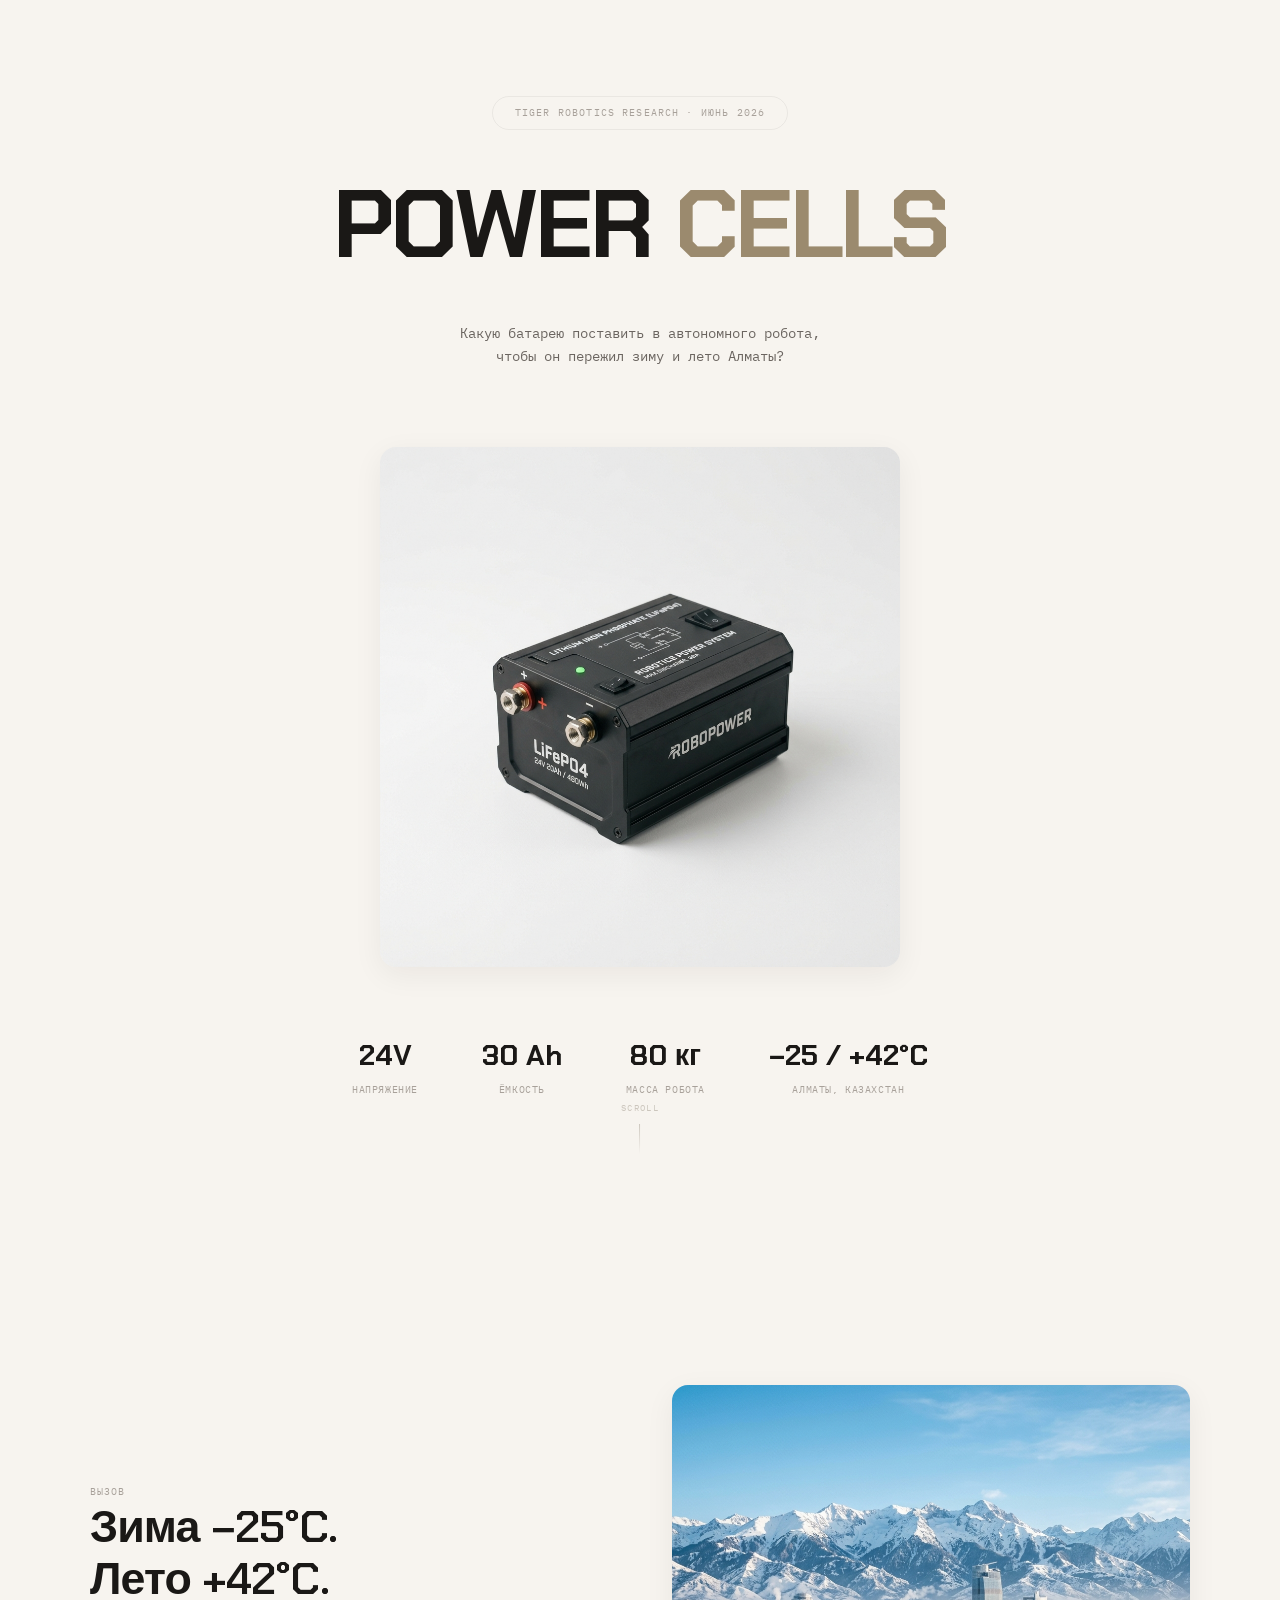
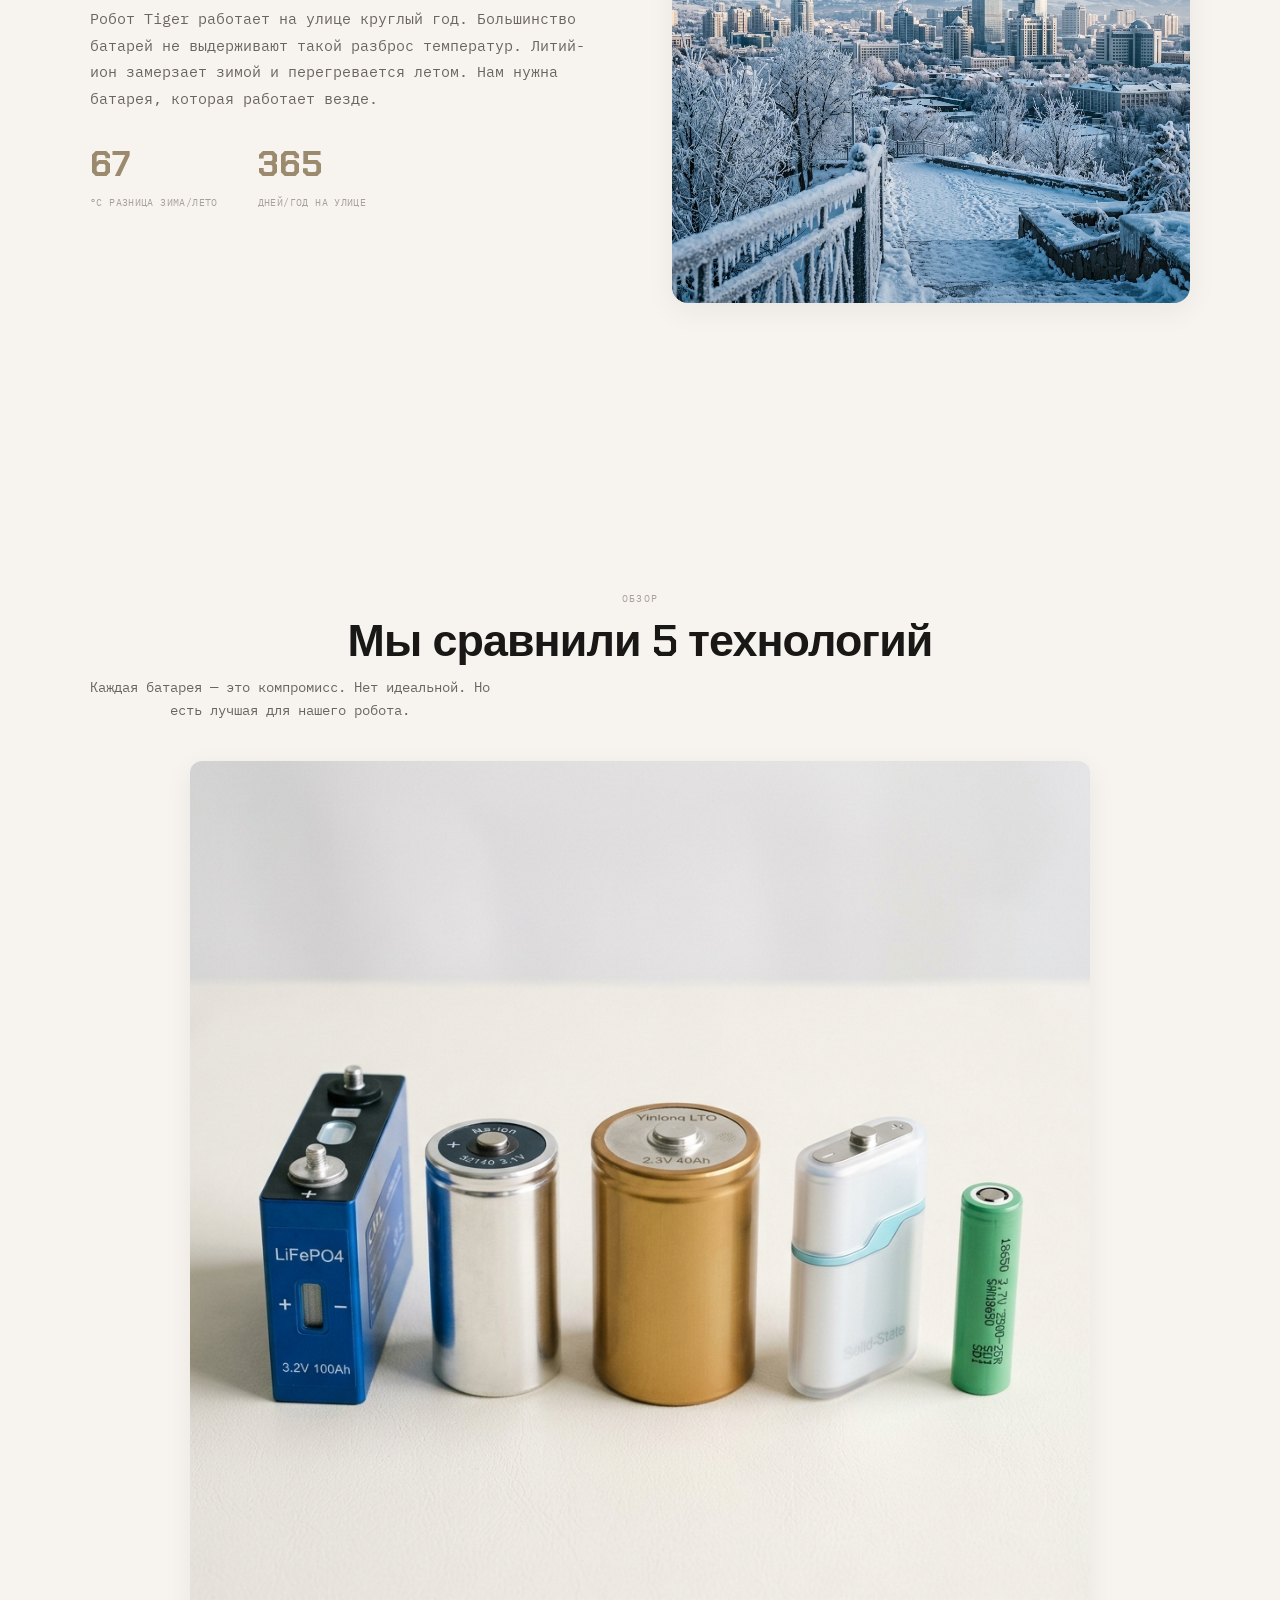
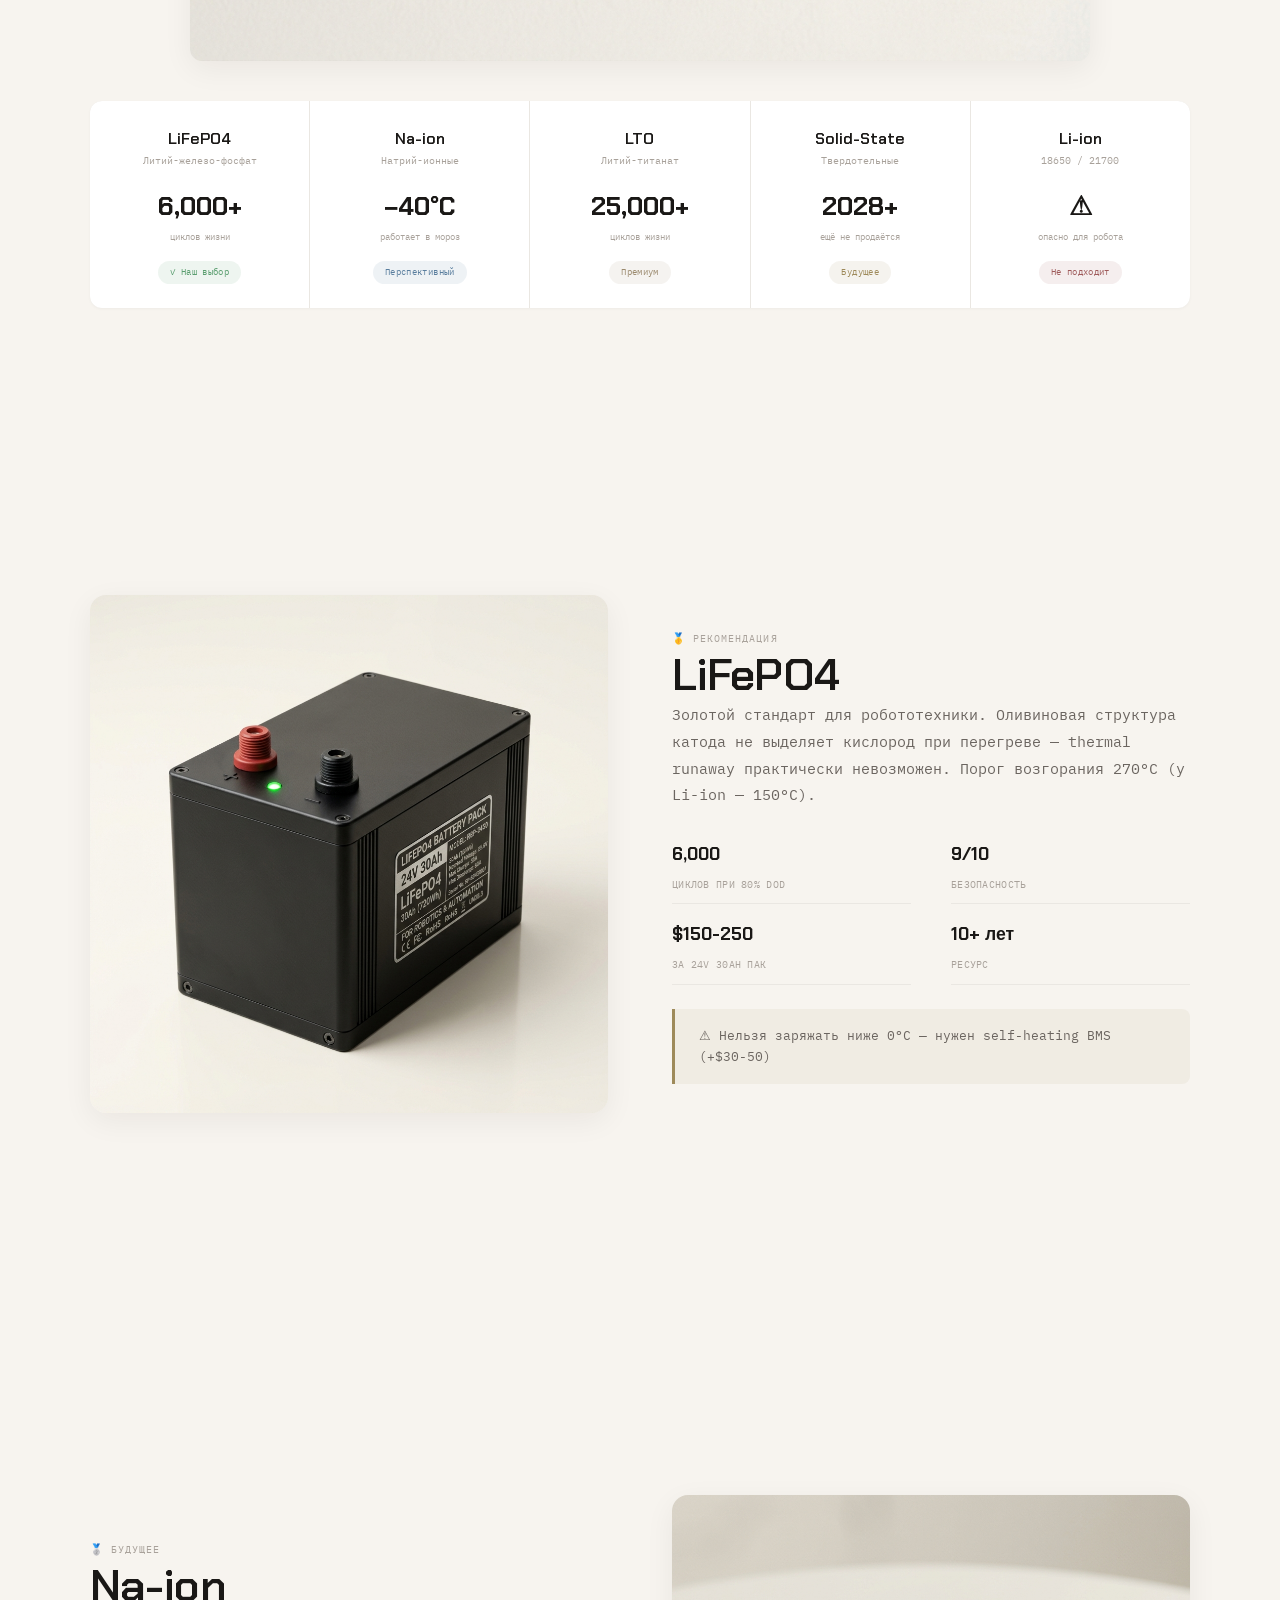
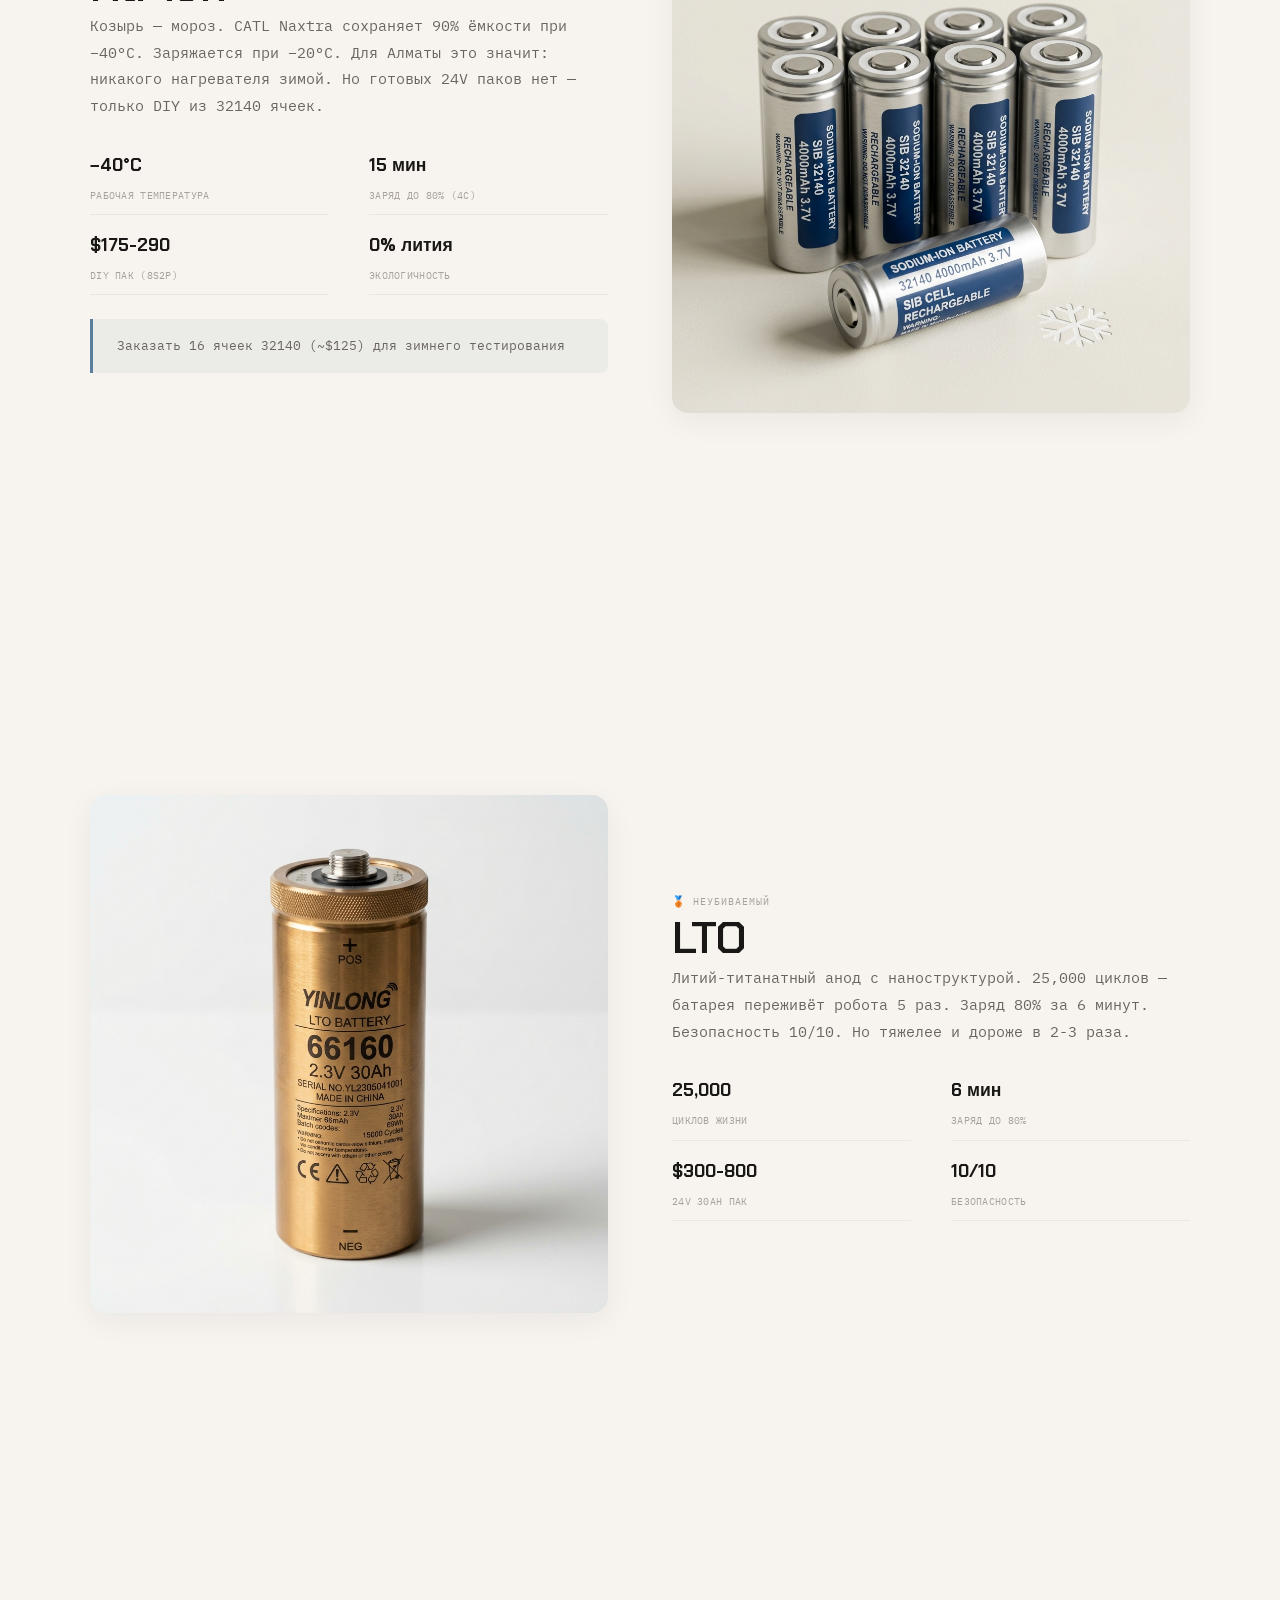
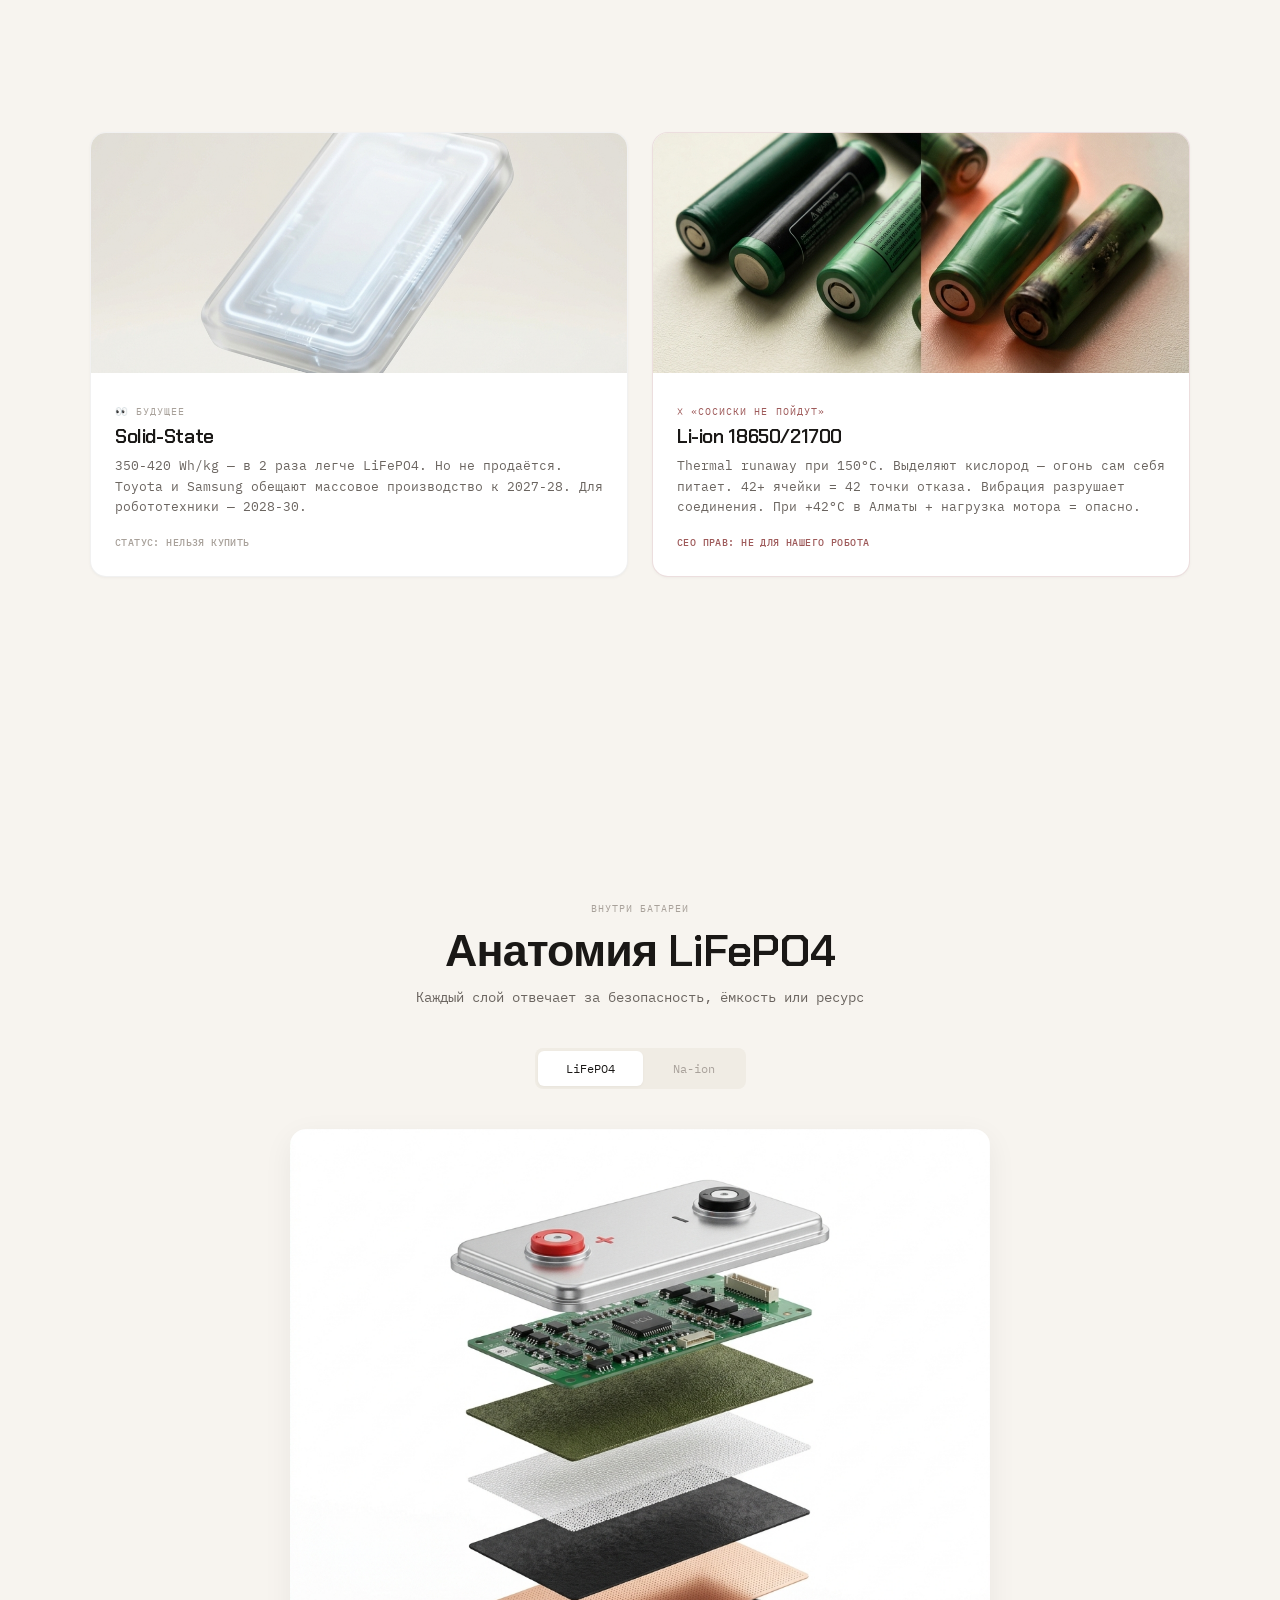
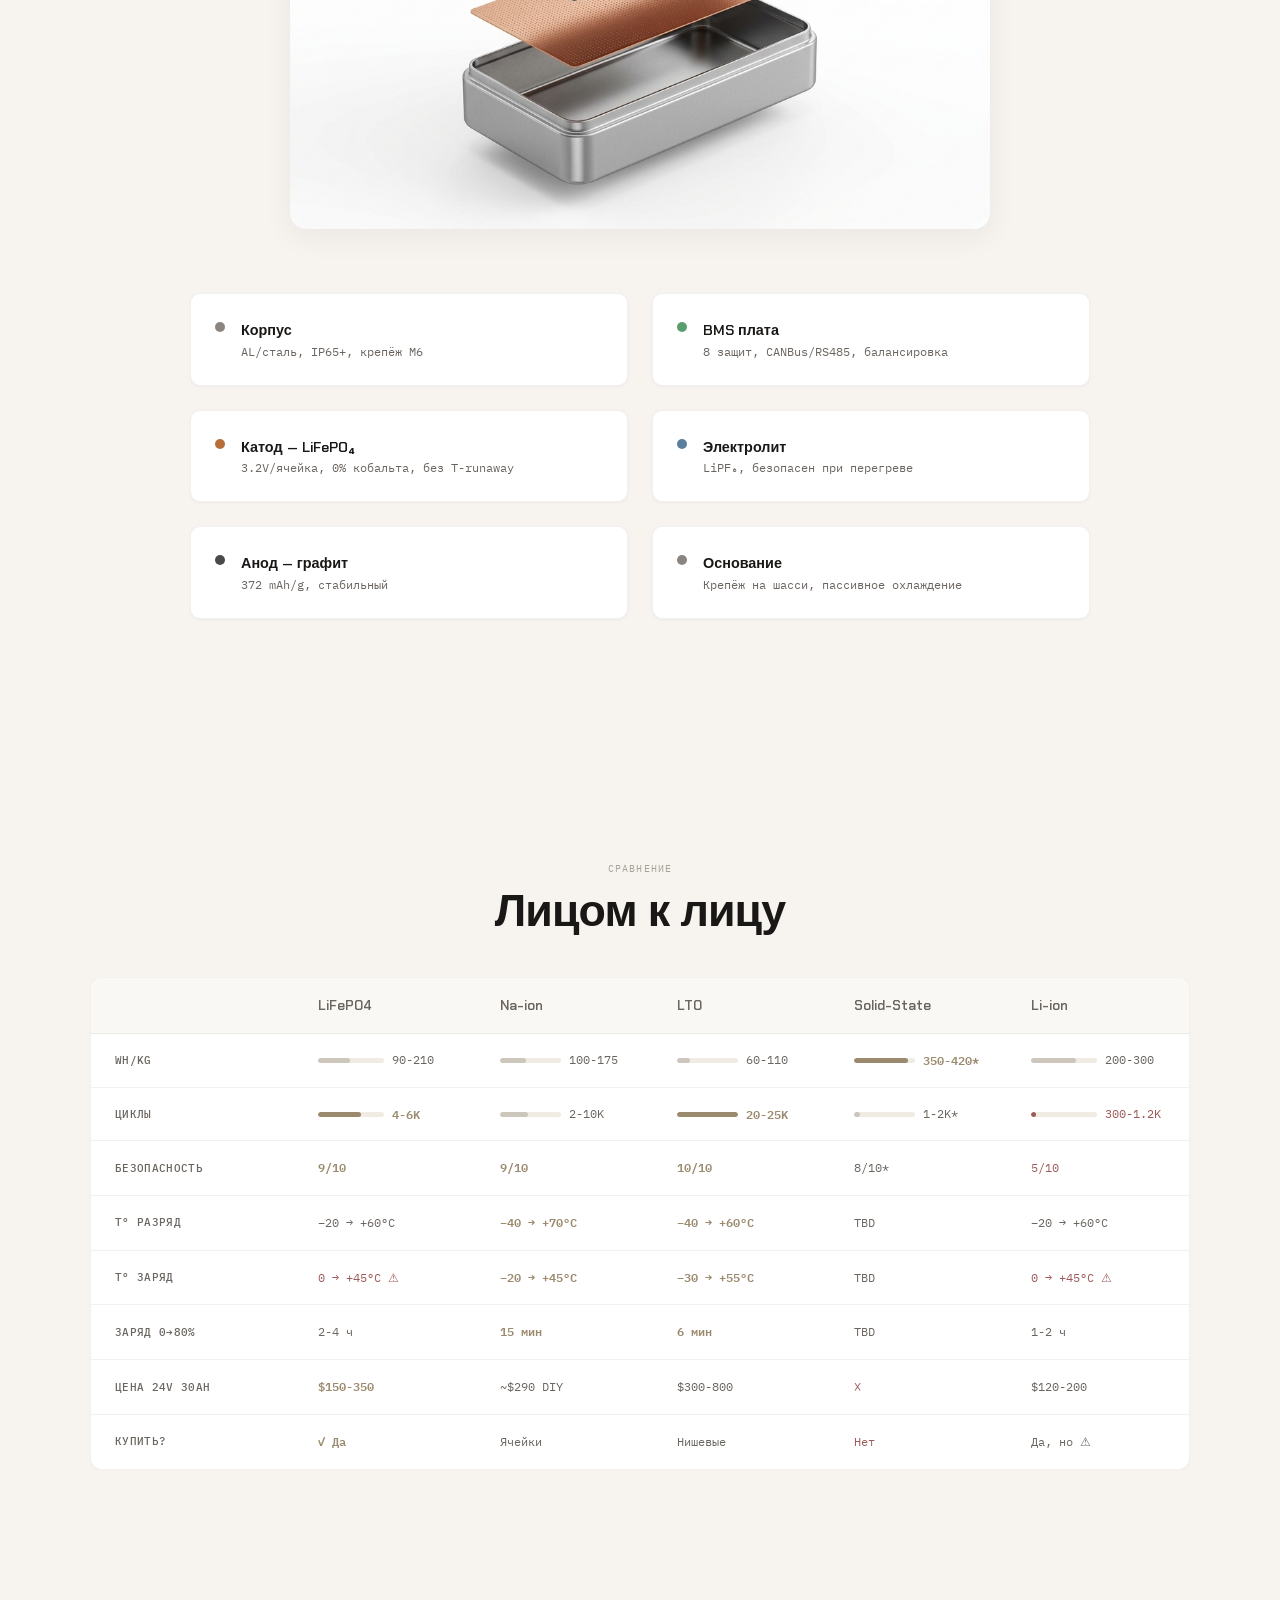
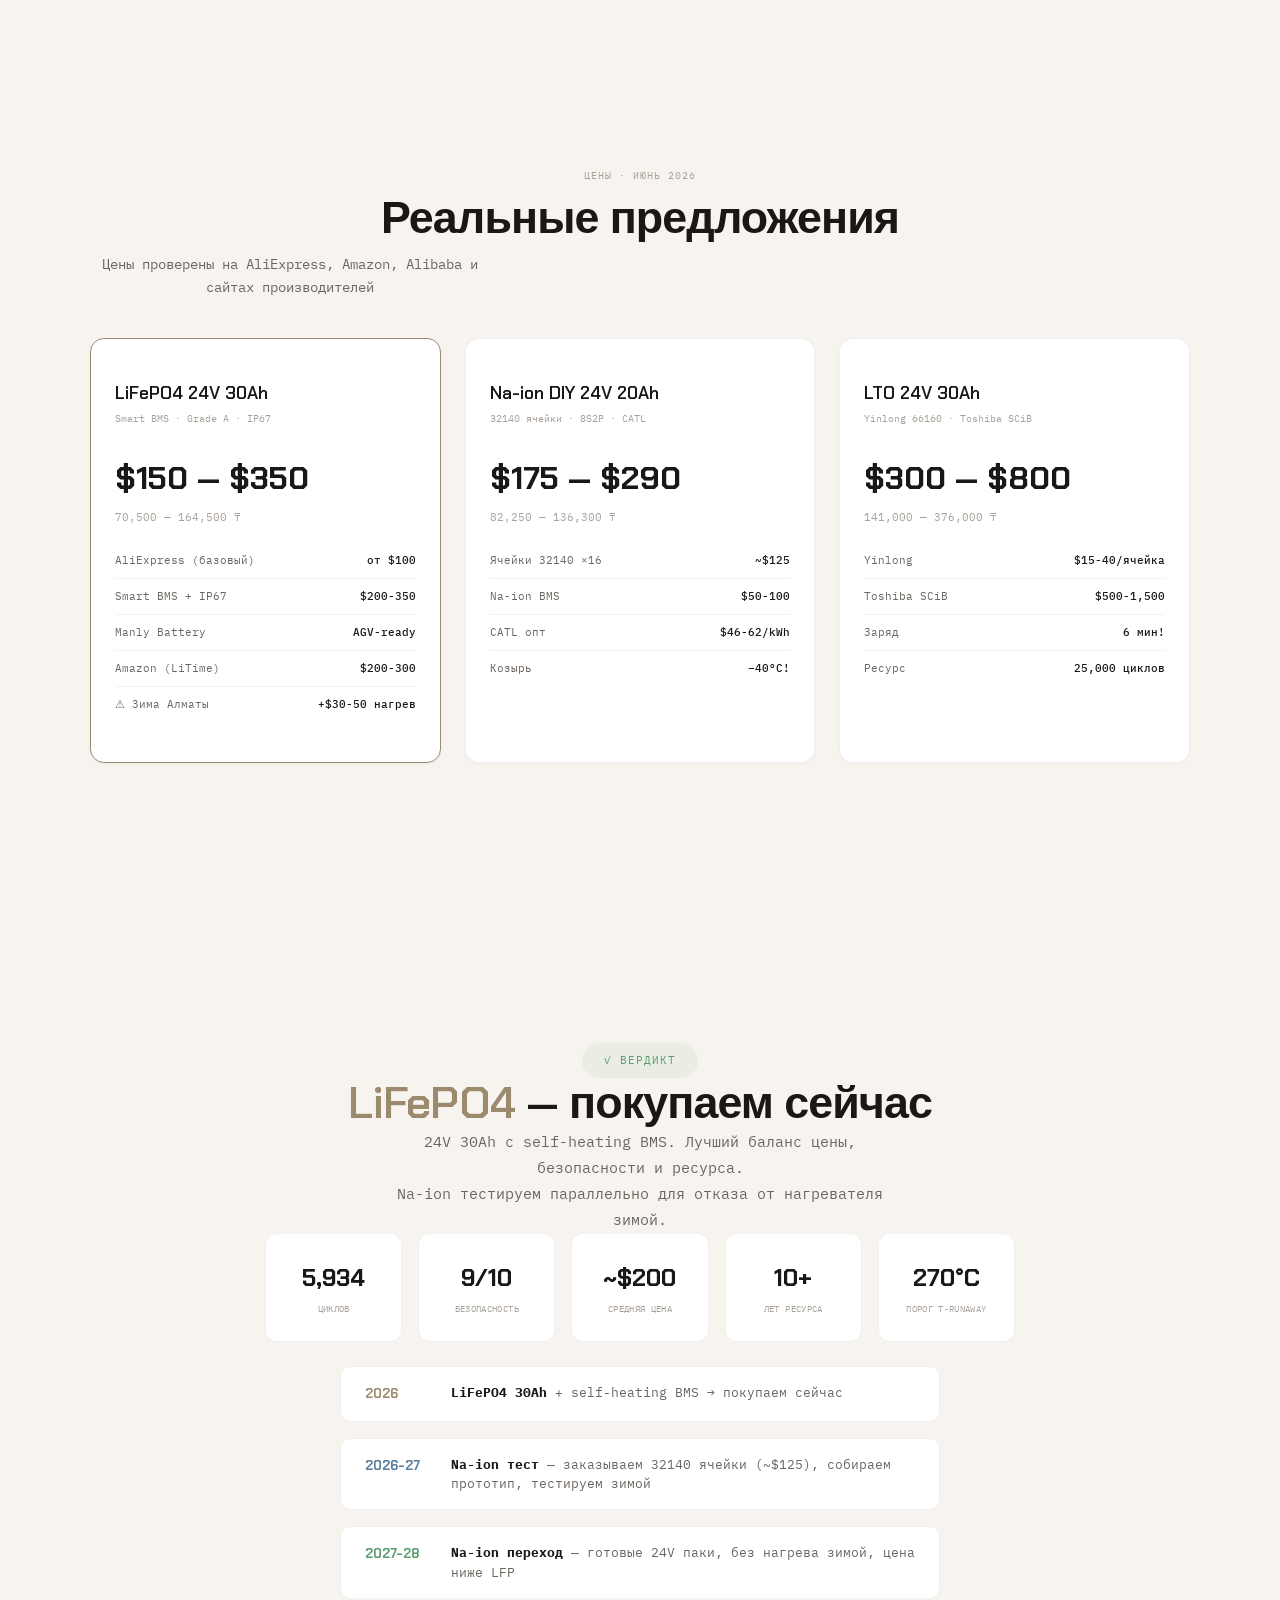
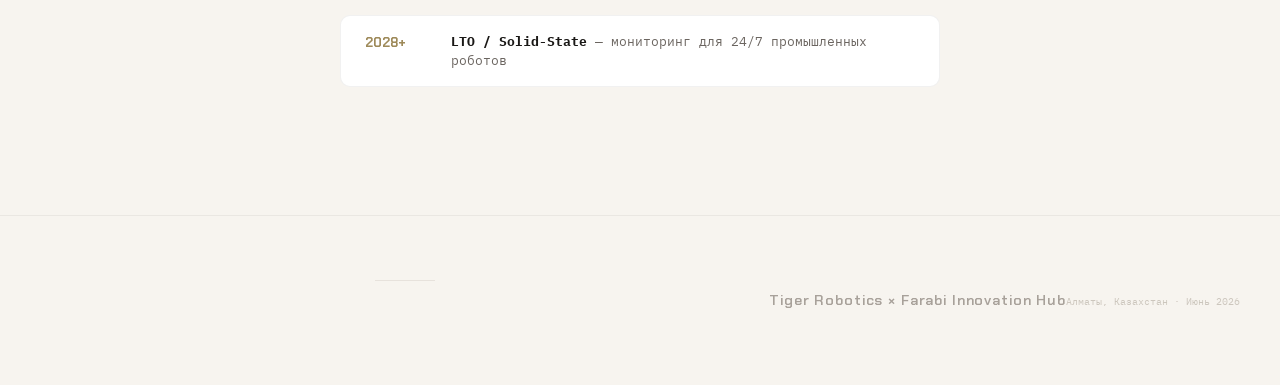
<file: index.html>
<!DOCTYPE html>
<html lang="ru">
<head>
  <meta charset="UTF-8">
  <meta name="viewport" content="width=device-width, initial-scale=1.0">
  <meta name="description" content="Анализ батарейных технологий для автономного робота — Tiger Robotics">
  <title>POWER CELLS — Tiger Robotics</title>

  <!-- OG for WhatsApp/Telegram preview -->
  <meta property="og:title" content="POWER CELLS — Tiger Robotics">
  <meta property="og:description" content="Выбор батареи для автономного робота. LiFePO4 vs Na-ion vs LTO.">
  <meta property="og:image" content="https://darkking5.github.io/battery-presentation/img/battery-hero.png">
  <meta property="og:type" content="article">

  <!-- Favicon -->
  <link rel="icon" href="data:image/svg+xml,<svg xmlns='http://www.w3.org/2000/svg' viewBox='0 0 100 100'><text y='.9em' font-size='90'>🔋</text></svg>">

  <link rel="preconnect" href="https://fonts.googleapis.com">
  <link rel="preconnect" href="https://fonts.gstatic.com" crossorigin>
  <link href="https://fonts.googleapis.com/css2?family=Chakra+Petch:wght@400;500;600;700&family=IBM+Plex+Mono:wght@400;500;600&display=swap" rel="stylesheet">
  <link rel="stylesheet" href="style.css">
</head>
<body>

  <!-- ═══ HERO ═══ -->
  <section class="section hero" id="hero">
    <div class="hero-label reveal stagger-1">Tiger Robotics Research · Июнь 2026</div>
    <h1 class="t-display reveal stagger-2">POWER <span class="t-accent">CELLS</span></h1>
    <p class="t-sub hero-subtitle reveal stagger-3">
      Какую батарею поставить в автономного робота,<br>
      чтобы он пережил зиму и лето Алматы?
    </p>

    <div class="hero-image reveal stagger-4">
      <img src="img/battery-hero.png" alt="LiFePO4 battery pack" width="960" height="640">
    </div>

    <div class="hero-specs reveal stagger-5">
      <div>
        <div class="hero-spec-val">24V</div>
        <div class="hero-spec-lbl">Напряжение</div>
      </div>
      <div>
        <div class="hero-spec-val">30 Ah</div>
        <div class="hero-spec-lbl">Ёмкость</div>
      </div>
      <div>
        <div class="hero-spec-val">80 кг</div>
        <div class="hero-spec-lbl">Масса робота</div>
      </div>
      <div>
        <div class="hero-spec-val">−25 / +42°C</div>
        <div class="hero-spec-lbl">Алматы, Казахстан</div>
      </div>
    </div>

    <div class="scroll-hint">Scroll</div>
  </section>


  <!-- ═══ ЗИМА АЛМАТЫ ═══ -->
  <section class="section" id="challenge">
    <div class="section-inner">
      <div class="split-block">
        <div class="split-text">
          <span class="t-label reveal">Вызов</span>
          <h2 class="t-heading reveal stagger-2">Зима −25°C.<br>Лето +42°C.</h2>
          <p class="t-body reveal stagger-3">
            Робот Tiger работает на улице круглый год. Большинство батарей не выдерживают такой разброс температур. Литий-ион замерзает зимой и перегревается летом. Нам нужна батарея, которая работает везде.
          </p>
          <div class="split-stats reveal stagger-4">
            <div class="split-stat">
              <div class="split-stat-val" data-counter data-target="67">0</div>
              <div class="split-stat-lbl">°C разница зима/лето</div>
            </div>
            <div class="split-stat">
              <div class="split-stat-val">365</div>
              <div class="split-stat-lbl">дней/год на улице</div>
            </div>
          </div>
        </div>
        <div class="split-image reveal stagger-3">
          <img src="img/almaty-winter.png" alt="Алматы зимой, −25°C">
        </div>
      </div>
    </div>
  </section>


  <!-- ═══ 5 ТИПОВ — ОБЗОР ═══ -->
  <section class="section" id="types">
    <div class="section-inner">
      <div class="section-head reveal">
        <span class="t-label">Обзор</span>
        <h2 class="t-heading">Мы сравнили 5 технологий</h2>
        <p class="t-sub" style="margin-top: var(--s-sm); max-width: 50ch;">Каждая батарея — это компромисс. Нет идеальной. Но есть лучшая для нашего робота.</p>
      </div>

      <div class="types-image reveal stagger-2">
        <img src="img/battery-types.png" alt="5 типов батарей" width="1600" height="600">
      </div>

      <div class="types-grid reveal stagger-3">
        <div class="type-cell">
          <div class="type-name">LiFePO4</div>
          <div class="type-chem">Литий-железо-фосфат</div>
          <div class="type-num" data-counter data-target="6000" data-suffix="+">0</div>
          <div class="type-unit">циклов жизни</div>
          <span class="type-tag tag-rec">✓ Наш выбор</span>
        </div>
        <div class="type-cell">
          <div class="type-name">Na-ion</div>
          <div class="type-chem">Натрий-ионные</div>
          <div class="type-num">−40°C</div>
          <div class="type-unit">работает в мороз</div>
          <span class="type-tag tag-soon">Перспективный</span>
        </div>
        <div class="type-cell">
          <div class="type-name">LTO</div>
          <div class="type-chem">Литий-титанат</div>
          <div class="type-num" data-counter data-target="25000" data-suffix="+">0</div>
          <div class="type-unit">циклов жизни</div>
          <span class="type-tag tag-prem">Премиум</span>
        </div>
        <div class="type-cell">
          <div class="type-name">Solid-State</div>
          <div class="type-chem">Твердотельные</div>
          <div class="type-num">2028+</div>
          <div class="type-unit">ещё не продаётся</div>
          <span class="type-tag tag-lab">Будущее</span>
        </div>
        <div class="type-cell">
          <div class="type-name">Li-ion</div>
          <div class="type-chem">18650 / 21700</div>
          <div class="type-num">⚠</div>
          <div class="type-unit">опасно для робота</div>
          <span class="type-tag tag-no">Не подходит</span>
        </div>
      </div>
    </div>
  </section>


  <!-- ═══ DEEP DIVE: LiFePO4 ═══ -->
  <section class="section" id="lifepo4">
    <div class="section-inner">
      <div class="split-block reverse">
        <div class="split-text">
          <span class="t-label reveal">🥇 Рекомендация</span>
          <h2 class="t-heading reveal stagger-2">LiFePO4</h2>
          <p class="t-body reveal stagger-3">
            Золотой стандарт для робототехники. Оливиновая структура катода не выделяет кислород при перегреве — thermal runaway практически невозможен. Порог возгорания 270°C (у Li-ion — 150°C).
          </p>
          <div class="feature-list reveal stagger-4">
            <div class="feature-item">
              <span class="feature-val">6,000</span>
              <span class="feature-lbl">циклов при 80% DOD</span>
            </div>
            <div class="feature-item">
              <span class="feature-val">9/10</span>
              <span class="feature-lbl">безопасность</span>
            </div>
            <div class="feature-item">
              <span class="feature-val">$150-250</span>
              <span class="feature-lbl">за 24V 30Ah пак</span>
            </div>
            <div class="feature-item">
              <span class="feature-val">10+ лет</span>
              <span class="feature-lbl">ресурс</span>
            </div>
          </div>
          <div class="callout reveal stagger-5">
            ⚠ Нельзя заряжать ниже 0°C — нужен self-heating BMS (+$30-50)
          </div>
        </div>
        <div class="split-image reveal stagger-3">
          <img src="img/lifepo4.png" alt="LiFePO4 24V 30Ah battery pack">
        </div>
      </div>
    </div>
  </section>


  <!-- ═══ DEEP DIVE: Na-ion ═══ -->
  <section class="section" id="naion">
    <div class="section-inner">
      <div class="split-block">
        <div class="split-text">
          <span class="t-label reveal">🥈 Будущее</span>
          <h2 class="t-heading reveal stagger-2">Na-ion</h2>
          <p class="t-body reveal stagger-3">
            Козырь — мороз. CATL Naxtra сохраняет 90% ёмкости при −40°C. Заряжается при −20°C. Для Алматы это значит: никакого нагревателя зимой. Но готовых 24V паков нет — только DIY из 32140 ячеек.
          </p>
          <div class="feature-list reveal stagger-4">
            <div class="feature-item">
              <span class="feature-val">−40°C</span>
              <span class="feature-lbl">рабочая температура</span>
            </div>
            <div class="feature-item">
              <span class="feature-val">15 мин</span>
              <span class="feature-lbl">заряд до 80% (4C)</span>
            </div>
            <div class="feature-item">
              <span class="feature-val">$175-290</span>
              <span class="feature-lbl">DIY пак (8S2P)</span>
            </div>
            <div class="feature-item">
              <span class="feature-val">0% лития</span>
              <span class="feature-lbl">экологичность</span>
            </div>
          </div>
          <div class="callout callout-blue reveal stagger-5">
            Заказать 16 ячеек 32140 (~$125) для зимнего тестирования
          </div>
        </div>
        <div class="split-image reveal stagger-3">
          <img src="img/naion.png" alt="Na-ion 32140 cylindrical cells">
        </div>
      </div>
    </div>
  </section>


  <!-- ═══ DEEP DIVE: LTO ═══ -->
  <section class="section" id="lto">
    <div class="section-inner">
      <div class="split-block reverse">
        <div class="split-text">
          <span class="t-label reveal">🥉 Неубиваемый</span>
          <h2 class="t-heading reveal stagger-2">LTO</h2>
          <p class="t-body reveal stagger-3">
            Литий-титанатный анод с наноструктурой. 25,000 циклов — батарея переживёт робота 5 раз. Заряд 80% за 6 минут. Безопасность 10/10. Но тяжелее и дороже в 2-3 раза.
          </p>
          <div class="feature-list reveal stagger-4">
            <div class="feature-item">
              <span class="feature-val">25,000</span>
              <span class="feature-lbl">циклов жизни</span>
            </div>
            <div class="feature-item">
              <span class="feature-val">6 мин</span>
              <span class="feature-lbl">заряд до 80%</span>
            </div>
            <div class="feature-item">
              <span class="feature-val">$300-800</span>
              <span class="feature-lbl">24V 30Ah пак</span>
            </div>
            <div class="feature-item">
              <span class="feature-val">10/10</span>
              <span class="feature-lbl">безопасность</span>
            </div>
          </div>
        </div>
        <div class="split-image reveal stagger-3">
          <img src="img/lto.png" alt="Yinlong LTO 66160 cell">
        </div>
      </div>
    </div>
  </section>


  <!-- ═══ SOLID-STATE + СОСИСКИ ═══ -->
  <section class="section" id="others">
    <div class="section-inner">
      <div class="duo-block">
        <!-- Solid-State -->
        <div class="duo-card reveal stagger-1">
          <div class="duo-image">
            <img src="img/solidstate.png" alt="Solid-state battery concept">
          </div>
          <div class="duo-content">
            <span class="t-label">👀 Будущее</span>
            <h3 class="duo-title">Solid-State</h3>
            <p class="duo-desc">350-420 Wh/kg — в 2 раза легче LiFePO4. Но не продаётся. Toyota и Samsung обещают массовое производство к 2027-28. Для робототехники — 2028-30.</p>
            <div class="duo-meta">Статус: нельзя купить</div>
          </div>
        </div>

        <!-- Li-ion Sausages -->
        <div class="duo-card duo-danger reveal stagger-2">
          <div class="duo-image">
            <img src="img/sausages.png" alt="18650 Li-ion cells - danger">
          </div>
          <div class="duo-content">
            <span class="t-label" style="color: var(--red);">❌ «Сосиски не пойдут»</span>
            <h3 class="duo-title">Li-ion 18650/21700</h3>
            <p class="duo-desc">Thermal runaway при 150°C. Выделяют кислород — огонь сам себя питает. 42+ ячейки = 42 точки отказа. Вибрация разрушает соединения. При +42°C в Алматы + нагрузка мотора = опасно.</p>
            <div class="duo-meta" style="color: var(--red);">CEO прав: не для нашего робота</div>
          </div>
        </div>
      </div>
    </div>
  </section>


  <!-- ═══ АНАТОМИЯ ═══ -->
  <section class="section anatomy-section" id="anatomy">
    <div class="section-inner">
      <div class="section-head reveal">
        <span class="t-label">Внутри батареи</span>
        <h2 class="t-heading">Анатомия LiFePO4</h2>
        <p class="t-sub" style="margin-top: var(--s-sm);">Каждый слой отвечает за безопасность, ёмкость или ресурс</p>
      </div>

      <div class="type-toggle reveal stagger-2">
        <button class="toggle-btn active" data-type="lifepo4">LiFePO4</button>
        <button class="toggle-btn" data-type="naion">Na-ion</button>
      </div>

      <!-- LiFePO4 layers -->
      <div class="anatomy-content-group" data-type="lifepo4">
        <div class="anatomy-hero reveal stagger-3">
          <img src="img/exploded-lifepo4.png" alt="LiFePO4 battery exploded view" width="1400" height="900">
        </div>
        <div class="anatomy-layers">
          <div class="layer-card reveal stagger-1">
            <div class="layer-dot dot-housing"></div>
            <div><div class="layer-name">Корпус</div><div class="layer-desc">AL/сталь, IP65+, крепёж M6</div></div>
          </div>
          <div class="layer-card reveal stagger-2">
            <div class="layer-dot dot-bms"></div>
            <div><div class="layer-name">BMS плата</div><div class="layer-desc">8 защит, CANBus/RS485, балансировка</div></div>
          </div>
          <div class="layer-card reveal stagger-3">
            <div class="layer-dot dot-cathode"></div>
            <div><div class="layer-name">Катод — LiFePO₄</div><div class="layer-desc">3.2V/ячейка, 0% кобальта, без T-runaway</div></div>
          </div>
          <div class="layer-card reveal stagger-4">
            <div class="layer-dot dot-electro"></div>
            <div><div class="layer-name">Электролит</div><div class="layer-desc">LiPF₆, безопасен при перегреве</div></div>
          </div>
          <div class="layer-card reveal stagger-5">
            <div class="layer-dot dot-anode"></div>
            <div><div class="layer-name">Анод — графит</div><div class="layer-desc">372 mAh/g, стабильный</div></div>
          </div>
          <div class="layer-card reveal stagger-5">
            <div class="layer-dot dot-bottom"></div>
            <div><div class="layer-name">Основание</div><div class="layer-desc">Крепёж на шасси, пассивное охлаждение</div></div>
          </div>
        </div>
      </div>

      <!-- Na-ion layers -->
      <div class="anatomy-content-group" data-type="naion" style="display:none;">
        <div class="anatomy-hero reveal stagger-3">
          <img src="img/exploded-naion.png" alt="Na-ion battery exploded view" width="1400" height="900">
        </div>
        <div class="anatomy-layers">
          <div class="layer-card reveal stagger-1">
            <div class="layer-dot dot-housing"></div>
            <div><div class="layer-name">Корпус</div><div class="layer-desc">Можно разрядить до 0V для транспортировки</div></div>
          </div>
          <div class="layer-card reveal stagger-2">
            <div class="layer-dot dot-bms"></div>
            <div><div class="layer-name">BMS</div><div class="layer-desc">~3.1V/ячейка, специфический SOC-алгоритм</div></div>
          </div>
          <div class="layer-card reveal stagger-3">
            <div class="layer-dot dot-cathode"></div>
            <div><div class="layer-name">Катод — Прусский синий</div><div class="layer-desc">0% лития, 0% кобальта, −30-40% себестоимость</div></div>
          </div>
          <div class="layer-card reveal stagger-4">
            <div class="layer-dot dot-electro"></div>
            <div><div class="layer-name">Электролит — козырь!</div><div class="layer-desc">NaPF₆, работает при −40°C, 90% ёмкости</div></div>
          </div>
          <div class="layer-card reveal stagger-5">
            <div class="layer-dot dot-anode"></div>
            <div><div class="layer-name">Анод — Hard Carbon</div><div class="layer-desc">Из биомассы, дешёвый</div></div>
          </div>
          <div class="layer-card reveal stagger-5">
            <div class="layer-dot dot-bottom"></div>
            <div><div class="layer-name">Токосъёмники</div><div class="layer-desc">AL/AL вместо меди — дешевле и легче</div></div>
          </div>
        </div>
      </div>
    </div>
  </section>


  <!-- ═══ СРАВНЕНИЕ ═══ -->
  <section class="section comparison-section" id="comparison">
    <div class="section-inner">
      <div class="section-head reveal">
        <span class="t-label">Сравнение</span>
        <h2 class="t-heading">Лицом к лицу</h2>
      </div>

      <div class="reveal stagger-2" style="overflow-x: auto; margin-top: var(--s-xl);">
        <table class="comp-table">
          <thead>
            <tr>
              <th></th>
              <th>LiFePO4</th>
              <th>Na-ion</th>
              <th>LTO</th>
              <th>Solid-State</th>
              <th>Li-ion</th>
            </tr>
          </thead>
          <tbody>
            <tr>
              <td>Wh/kg</td>
              <td><div class="bar-mini"><div class="bar-track-mini"><div class="bar-fill-mini" style="width:48%"></div></div><span class="bar-val">90-210</span></div></td>
              <td><div class="bar-mini"><div class="bar-track-mini"><div class="bar-fill-mini" style="width:42%"></div></div><span class="bar-val">100-175</span></div></td>
              <td><div class="bar-mini"><div class="bar-track-mini"><div class="bar-fill-mini" style="width:22%"></div></div><span class="bar-val">60-110</span></div></td>
              <td><div class="bar-mini"><div class="bar-track-mini"><div class="bar-fill-mini best" style="width:90%"></div></div><span class="bar-val best">350-420*</span></div></td>
              <td><div class="bar-mini"><div class="bar-track-mini"><div class="bar-fill-mini" style="width:68%"></div></div><span class="bar-val">200-300</span></div></td>
            </tr>
            <tr>
              <td>Циклы</td>
              <td><div class="bar-mini"><div class="bar-track-mini"><div class="bar-fill-mini best" style="width:65%"></div></div><span class="bar-val best">4-6K</span></div></td>
              <td><div class="bar-mini"><div class="bar-track-mini"><div class="bar-fill-mini" style="width:45%"></div></div><span class="bar-val">2-10K</span></div></td>
              <td><div class="bar-mini"><div class="bar-track-mini"><div class="bar-fill-mini best" style="width:100%"></div></div><span class="bar-val best">20-25K</span></div></td>
              <td><div class="bar-mini"><div class="bar-track-mini"><div class="bar-fill-mini" style="width:10%"></div></div><span class="bar-val">1-2K*</span></div></td>
              <td><div class="bar-mini"><div class="bar-track-mini"><div class="bar-fill-mini bad" style="width:8%"></div></div><span class="bar-val bad">300-1.2K</span></div></td>
            </tr>
            <tr>
              <td>Безопасность</td>
              <td><span class="bar-val best">9/10</span></td>
              <td><span class="bar-val best">9/10</span></td>
              <td><span class="bar-val best">10/10</span></td>
              <td><span class="bar-val">8/10*</span></td>
              <td><span class="bar-val bad">5/10</span></td>
            </tr>
            <tr>
              <td>t° разряд</td>
              <td><span class="bar-val">−20 → +60°C</span></td>
              <td><span class="bar-val best">−40 → +70°C</span></td>
              <td><span class="bar-val best">−40 → +60°C</span></td>
              <td><span class="bar-val">TBD</span></td>
              <td><span class="bar-val">−20 → +60°C</span></td>
            </tr>
            <tr>
              <td>t° заряд</td>
              <td><span class="bar-val bad">0 → +45°C ⚠</span></td>
              <td><span class="bar-val best">−20 → +45°C</span></td>
              <td><span class="bar-val best">−30 → +55°C</span></td>
              <td><span class="bar-val">TBD</span></td>
              <td><span class="bar-val bad">0 → +45°C ⚠</span></td>
            </tr>
            <tr>
              <td>Заряд 0→80%</td>
              <td><span class="bar-val">2-4 ч</span></td>
              <td><span class="bar-val best">15 мин</span></td>
              <td><span class="bar-val best">6 мин</span></td>
              <td><span class="bar-val">TBD</span></td>
              <td><span class="bar-val">1-2 ч</span></td>
            </tr>
            <tr>
              <td>Цена 24V 30Ah</td>
              <td><span class="bar-val best">$150-350</span></td>
              <td><span class="bar-val">~$290 DIY</span></td>
              <td><span class="bar-val">$300-800</span></td>
              <td><span class="bar-val bad">❌</span></td>
              <td><span class="bar-val">$120-200</span></td>
            </tr>
            <tr>
              <td>Купить?</td>
              <td><span class="bar-val best">✓ Да</span></td>
              <td><span class="bar-val">Ячейки</span></td>
              <td><span class="bar-val">Нишевые</span></td>
              <td><span class="bar-val bad">Нет</span></td>
              <td><span class="bar-val">Да, но ⚠</span></td>
            </tr>
          </tbody>
        </table>
      </div>
    </div>
  </section>


  <!-- ═══ ЦЕНЫ ═══ -->
  <section class="section pricing-section" id="pricing">
    <div class="section-inner">
      <div class="section-head reveal">
        <span class="t-label">Цены · Июнь 2026</span>
        <h2 class="t-heading">Реальные предложения</h2>
        <p class="t-sub" style="margin-top: var(--s-sm); max-width: 50ch;">Цены проверены на AliExpress, Amazon, Alibaba и сайтах производителей</p>
      </div>

      <div class="price-row">
        <div class="price-card featured reveal stagger-1">
          <div class="pc-name">LiFePO4 24V 30Ah</div>
          <div class="pc-type">Smart BMS · Grade A · IP67</div>
          <div class="pc-price">$150 — $350</div>
          <div class="pc-tenge">70,500 — 164,500 ₸</div>
          <div class="pc-details">
            <div class="pc-row"><span>AliExpress (базовый)</span><span class="pc-row-val">от $100</span></div>
            <div class="pc-row"><span>Smart BMS + IP67</span><span class="pc-row-val">$200-350</span></div>
            <div class="pc-row"><span>Manly Battery</span><span class="pc-row-val">AGV-ready</span></div>
            <div class="pc-row"><span>Amazon (LiTime)</span><span class="pc-row-val">$200-300</span></div>
            <div class="pc-row"><span>⚠ Зима Алматы</span><span class="pc-row-val">+$30-50 нагрев</span></div>
          </div>
        </div>

        <div class="price-card reveal stagger-2">
          <div class="pc-name">Na-ion DIY 24V 20Ah</div>
          <div class="pc-type">32140 ячейки · 8S2P · CATL</div>
          <div class="pc-price">$175 — $290</div>
          <div class="pc-tenge">82,250 — 136,300 ₸</div>
          <div class="pc-details">
            <div class="pc-row"><span>Ячейки 32140 ×16</span><span class="pc-row-val">~$125</span></div>
            <div class="pc-row"><span>Na-ion BMS</span><span class="pc-row-val">$50-100</span></div>
            <div class="pc-row"><span>CATL опт</span><span class="pc-row-val">$46-62/kWh</span></div>
            <div class="pc-row"><span>Козырь</span><span class="pc-row-val">−40°C!</span></div>
          </div>
        </div>

        <div class="price-card reveal stagger-3">
          <div class="pc-name">LTO 24V 30Ah</div>
          <div class="pc-type">Yinlong 66160 · Toshiba SCiB</div>
          <div class="pc-price">$300 — $800</div>
          <div class="pc-tenge">141,000 — 376,000 ₸</div>
          <div class="pc-details">
            <div class="pc-row"><span>Yinlong</span><span class="pc-row-val">$15-40/ячейка</span></div>
            <div class="pc-row"><span>Toshiba SCiB</span><span class="pc-row-val">$500-1,500</span></div>
            <div class="pc-row"><span>Заряд</span><span class="pc-row-val">6 мин!</span></div>
            <div class="pc-row"><span>Ресурс</span><span class="pc-row-val">25,000 циклов</span></div>
          </div>
        </div>
      </div>
    </div>
  </section>


  <!-- ═══ РЕКОМЕНДАЦИЯ ═══ -->
  <section class="section rec-section" id="recommendation">
    <div class="section-inner">
      <div class="rec-badge reveal stagger-1">✓ Вердикт</div>
      <h2 class="t-heading reveal stagger-2"><span class="t-accent">LiFePO4</span> — покупаем сейчас</h2>
      <p class="rec-desc reveal stagger-3">
        24V 30Ah с self-heating BMS. Лучший баланс цены, безопасности и ресурса.<br>Na-ion тестируем параллельно для отказа от нагревателя зимой.
      </p>

      <div class="rec-grid reveal stagger-4">
        <div class="rec-stat">
          <div class="rec-stat-val" data-counter data-target="6000">0</div>
          <div class="rec-stat-lbl">Циклов</div>
        </div>
        <div class="rec-stat">
          <div class="rec-stat-val">9/10</div>
          <div class="rec-stat-lbl">Безопасность</div>
        </div>
        <div class="rec-stat">
          <div class="rec-stat-val">~$200</div>
          <div class="rec-stat-lbl">Средняя цена</div>
        </div>
        <div class="rec-stat">
          <div class="rec-stat-val">10+</div>
          <div class="rec-stat-lbl">Лет ресурса</div>
        </div>
        <div class="rec-stat">
          <div class="rec-stat-val">270°C</div>
          <div class="rec-stat-lbl">Порог T-Runaway</div>
        </div>
      </div>

      <div class="roadmap reveal stagger-5">
        <div class="road-step">
          <div class="road-year">2026</div>
          <div class="road-text"><strong>LiFePO4 30Ah</strong> + self-heating BMS → покупаем сейчас</div>
        </div>
        <div class="road-step">
          <div class="road-year" style="color: var(--blue);">2026-27</div>
          <div class="road-text"><strong>Na-ion тест</strong> — заказываем 32140 ячейки (~$125), собираем прототип, тестируем зимой</div>
        </div>
        <div class="road-step">
          <div class="road-year" style="color: var(--green);">2027-28</div>
          <div class="road-text"><strong>Na-ion переход</strong> — готовые 24V паки, без нагрева зимой, цена ниже LFP</div>
        </div>
        <div class="road-step">
          <div class="road-year" style="color: var(--gold);">2028+</div>
          <div class="road-text"><strong>LTO / Solid-State</strong> — мониторинг для 24/7 промышленных роботов</div>
        </div>
      </div>
    </div>
  </section>


  <!-- ═══ FOOTER ═══ -->
  <footer class="section footer" id="footer">
    <div class="divider" style="margin-bottom: var(--s-xl);"></div>
    <div class="footer-brand">Tiger Robotics × Farabi Innovation Hub</div>
    <div class="footer-sub">Алматы, Казахстан · Июнь 2026</div>
  </footer>

  <script src="script.js"></script>
</body>
</html>
</file>
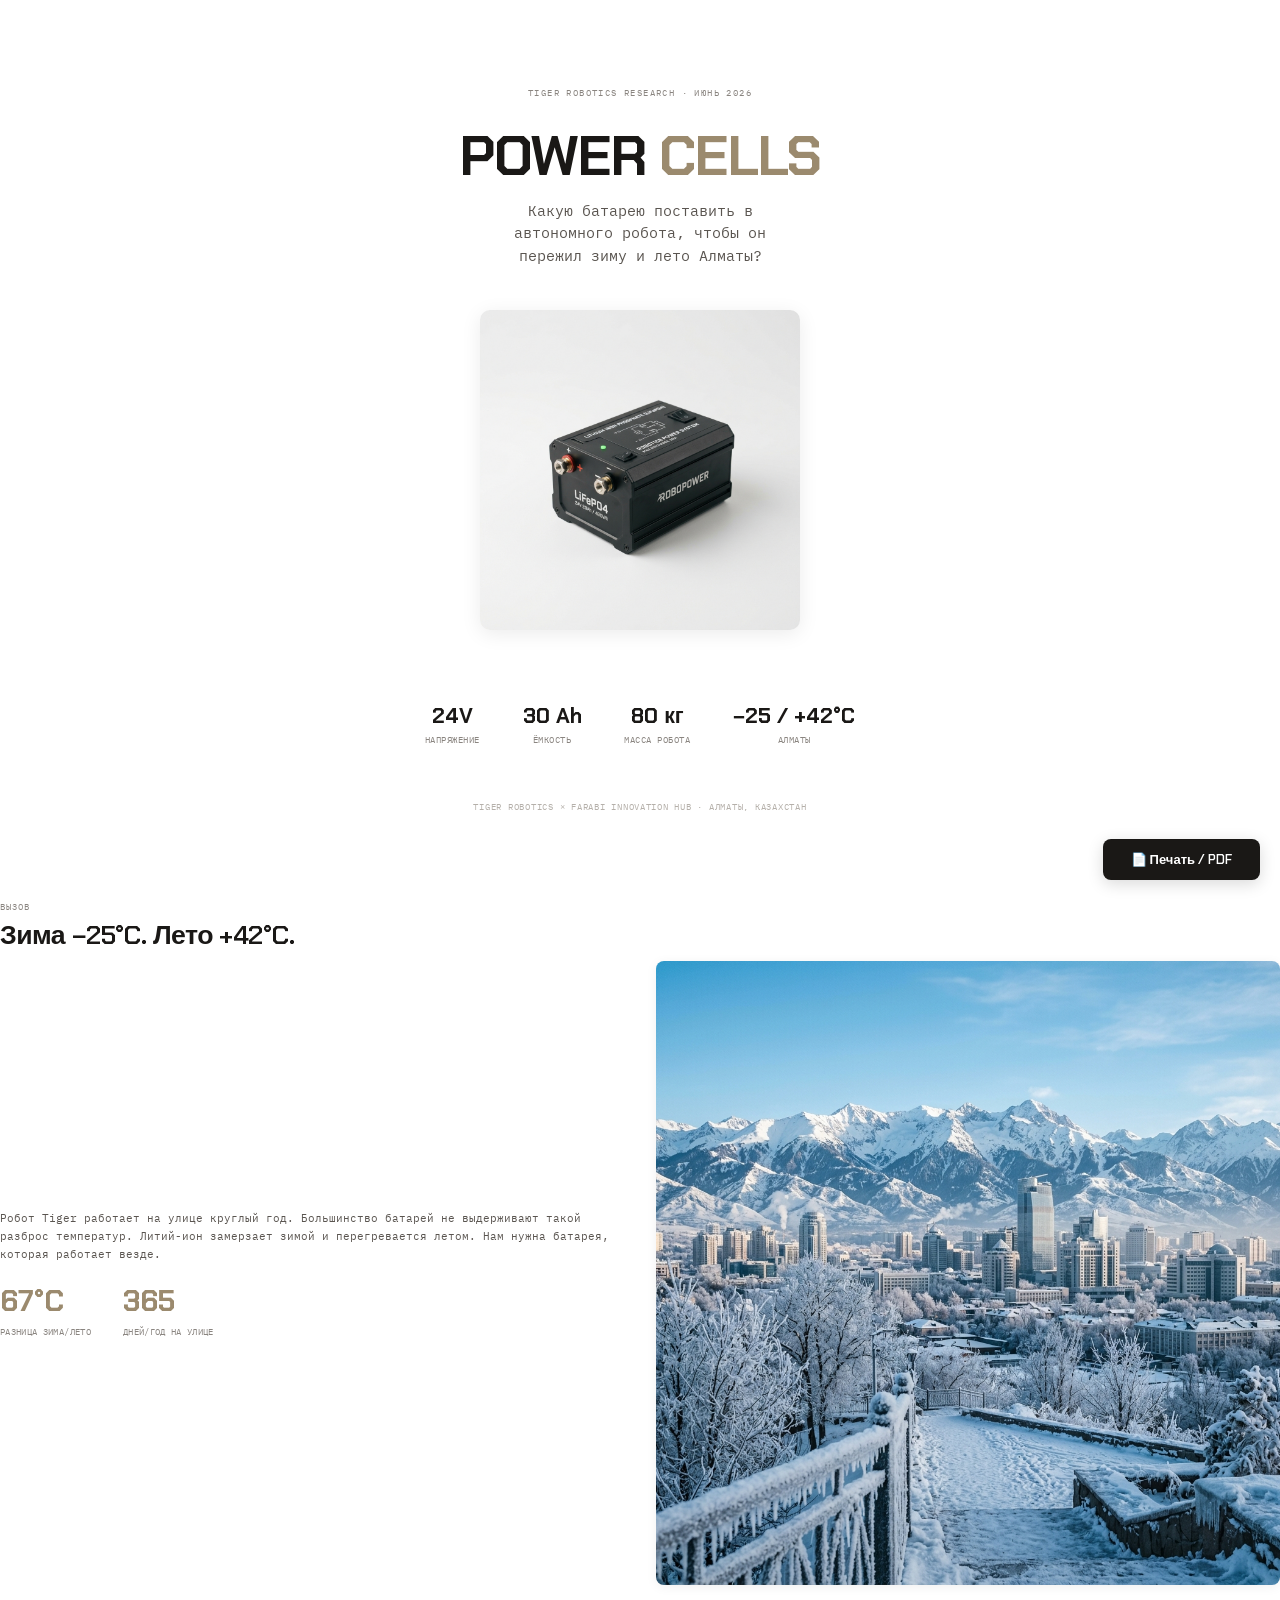
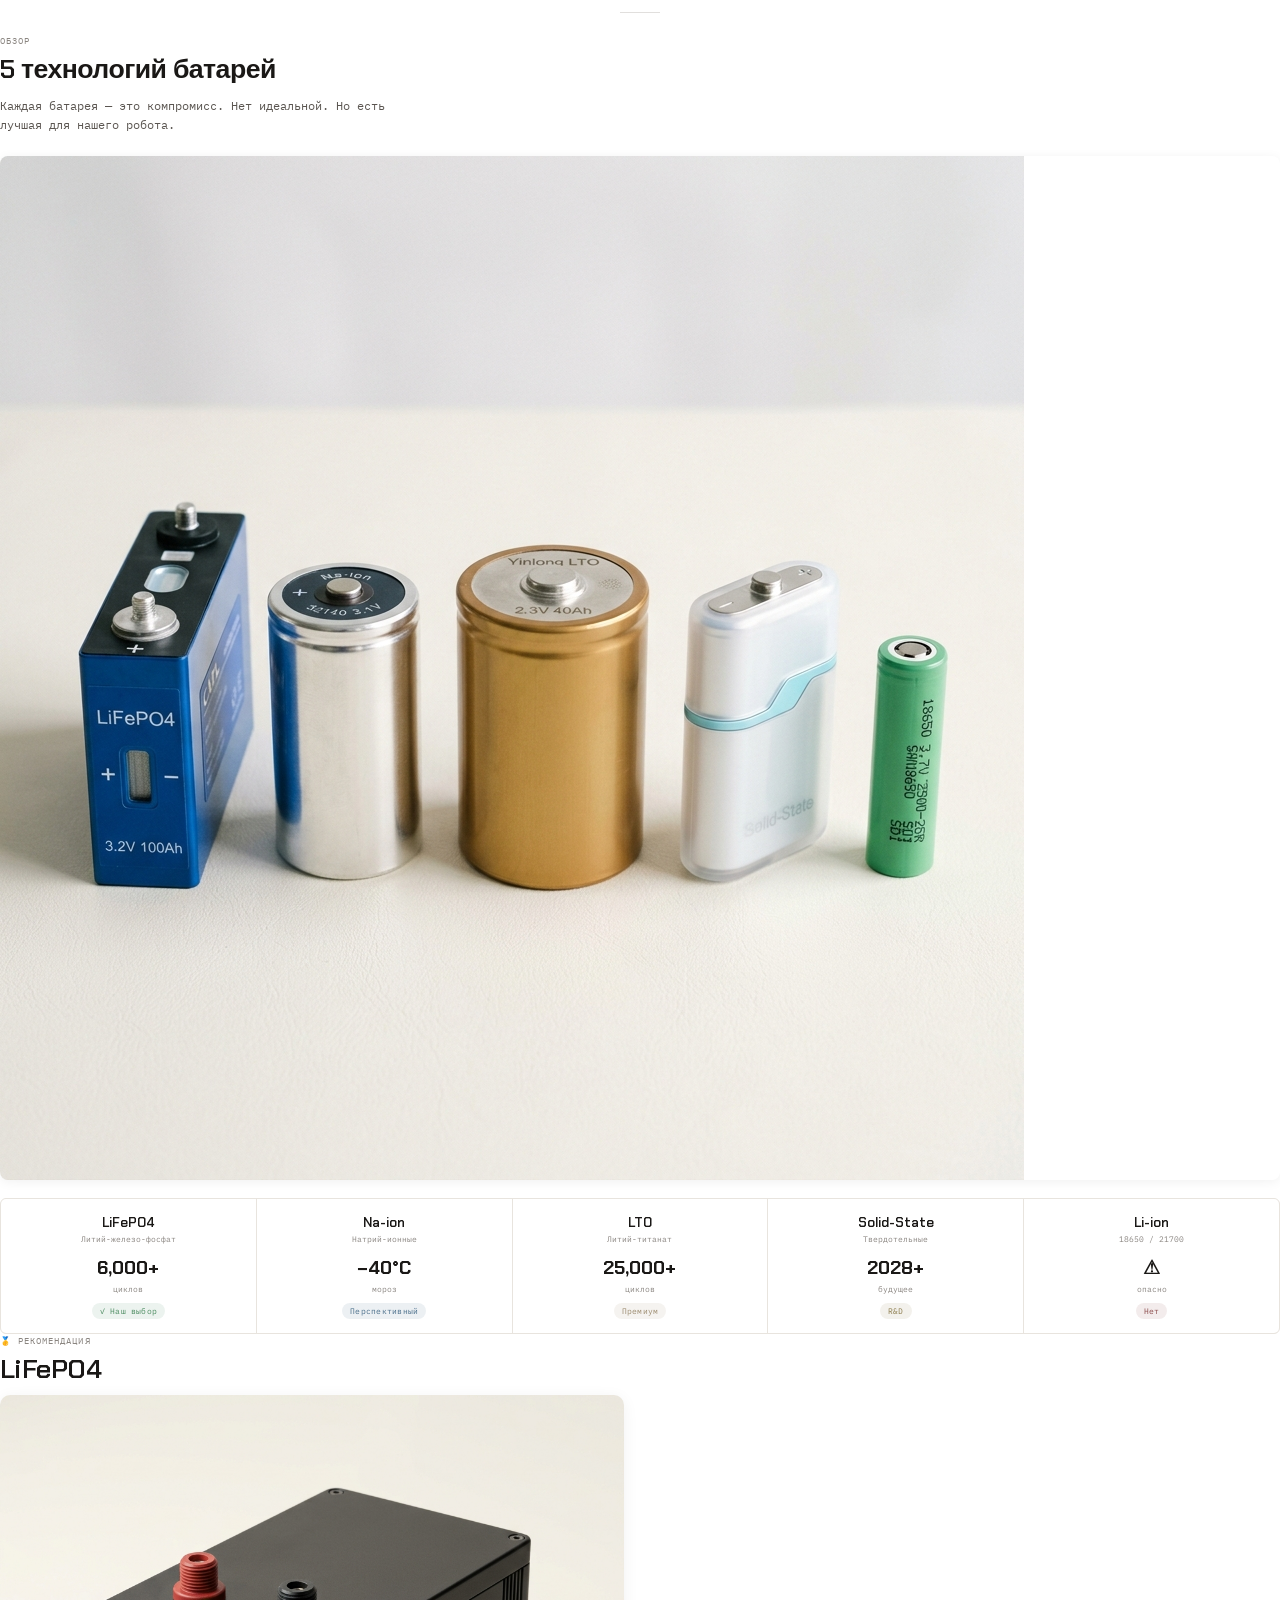
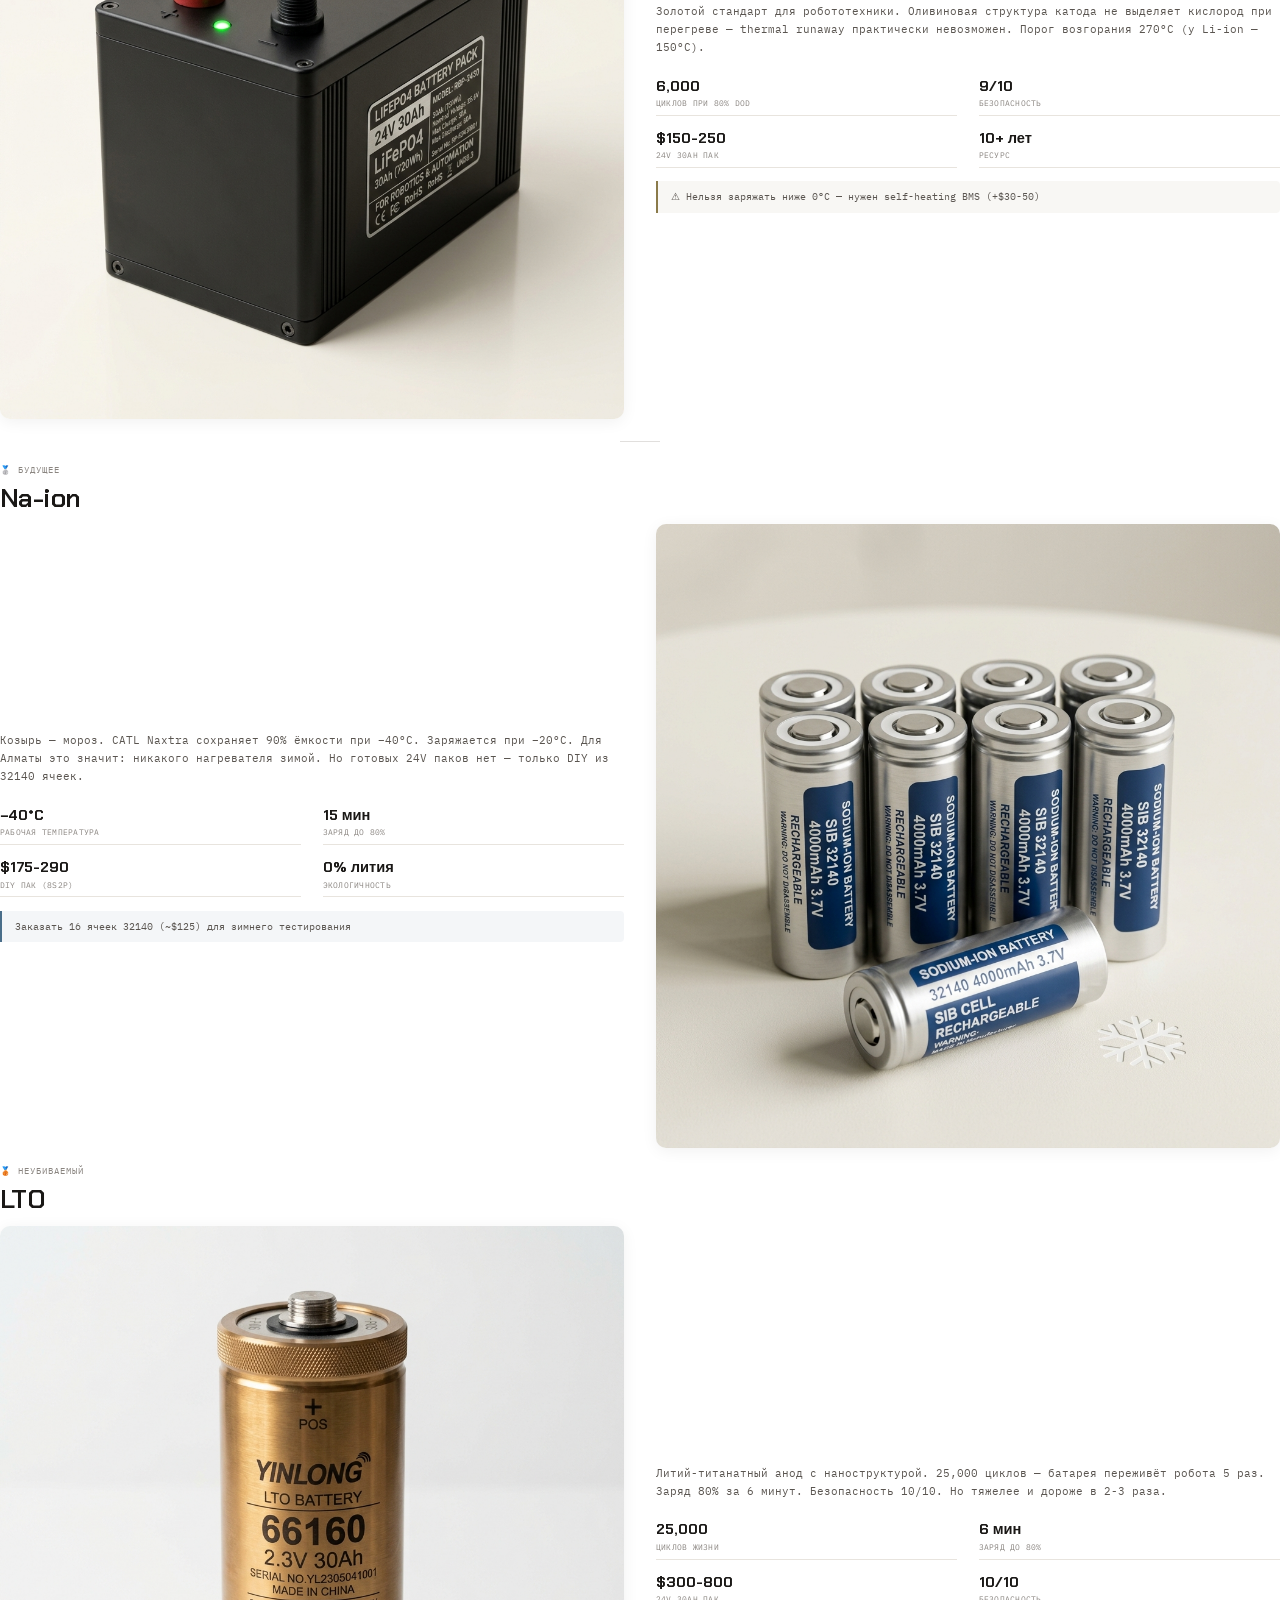
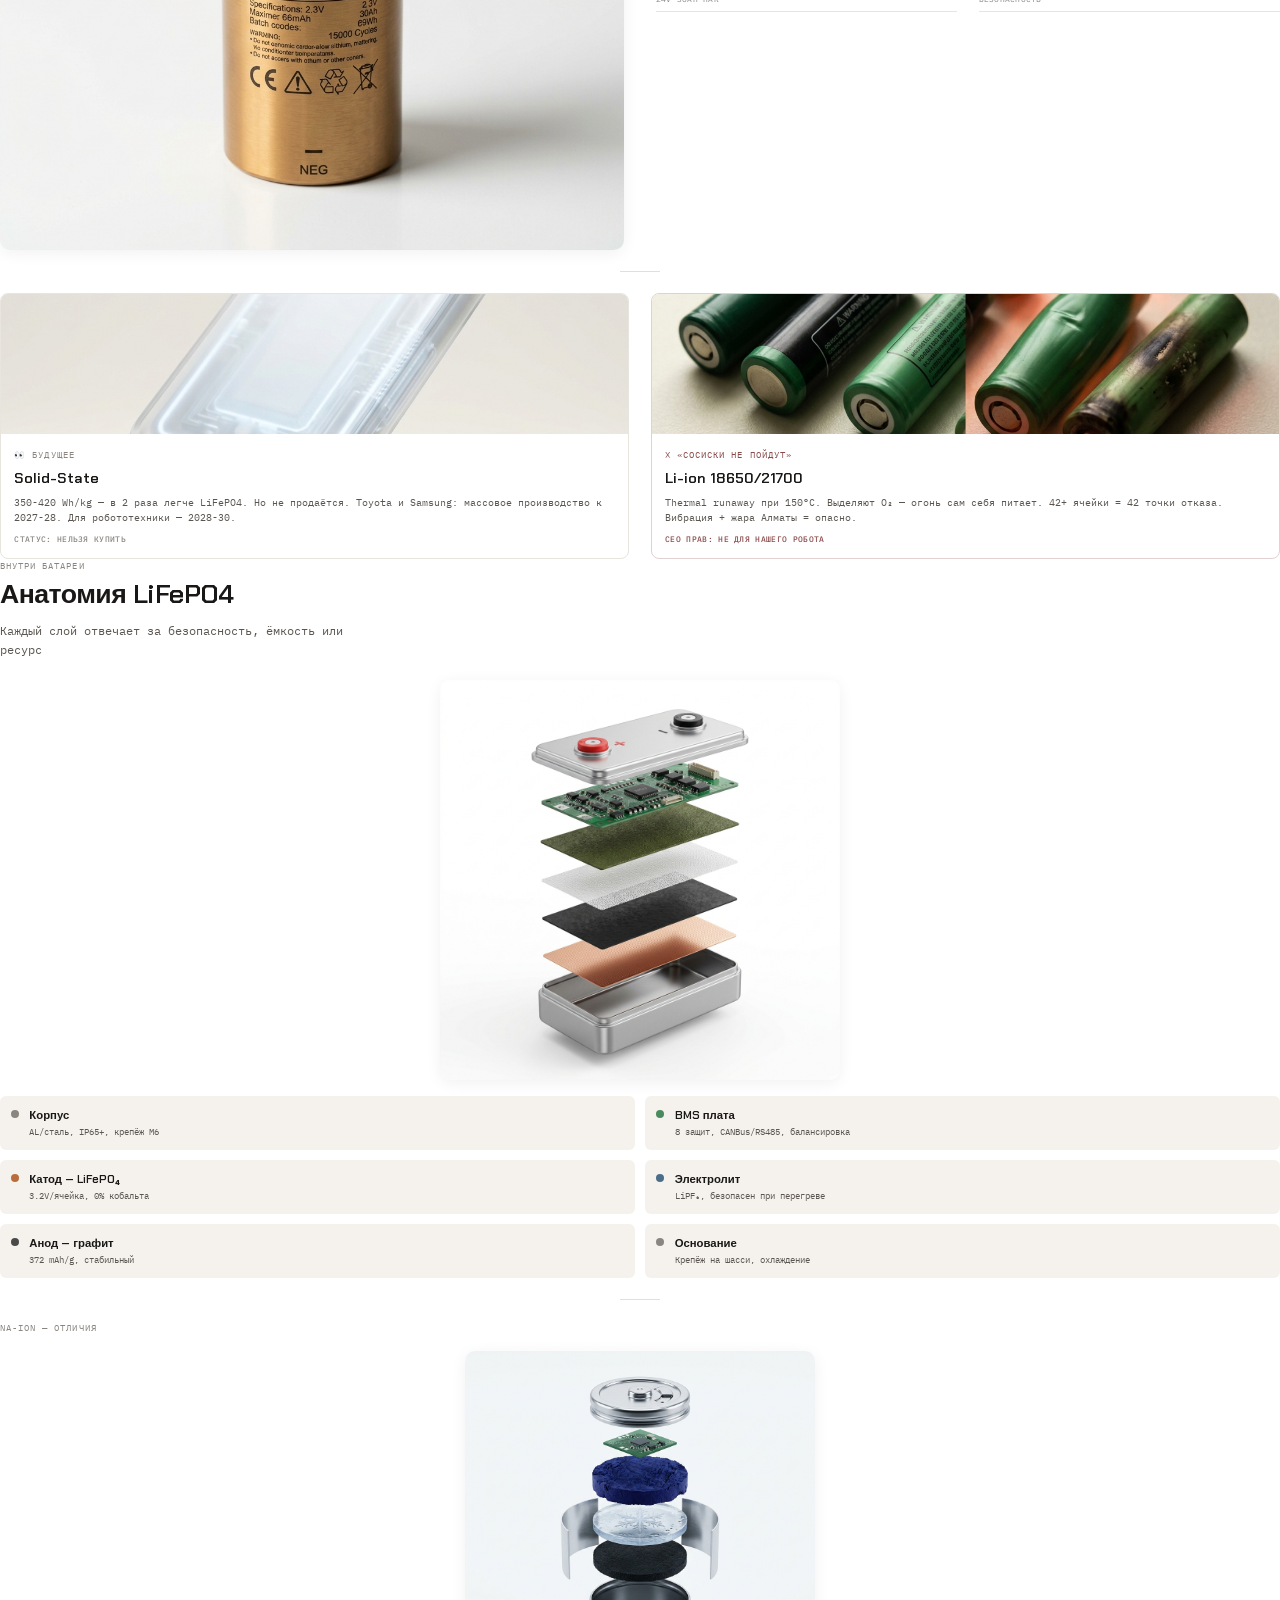
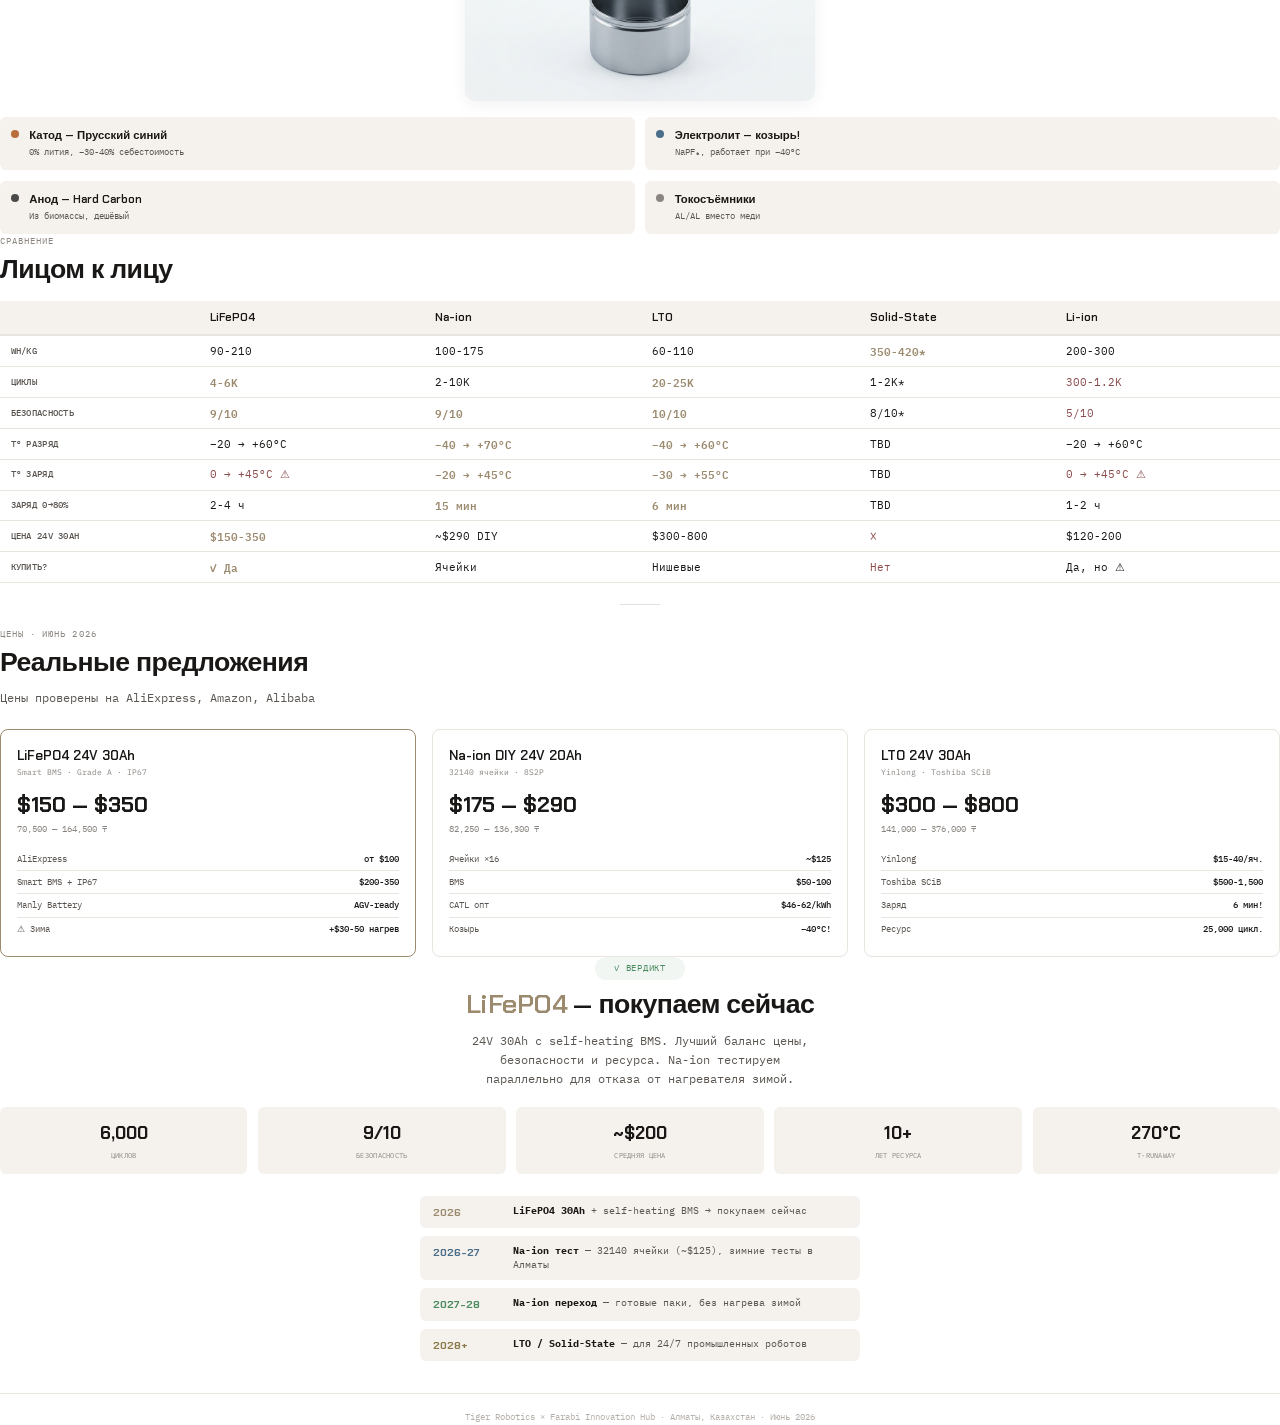
<file: print.html>
<!DOCTYPE html>
<html lang="ru">
<head>
  <meta charset="UTF-8">
  <meta name="viewport" content="width=device-width, initial-scale=1.0">
  <title>POWER CELLS — Tiger Robotics (Print)</title>
  <link rel="preconnect" href="https://fonts.googleapis.com">
  <link rel="preconnect" href="https://fonts.gstatic.com" crossorigin>
  <link href="https://fonts.googleapis.com/css2?family=Chakra+Petch:wght@400;500;600;700&family=IBM+Plex+Mono:wght@400;500;600&display=swap" rel="stylesheet">
  <style>
    /* ═══════════════════════════════════════════════
       PRINT VERSION — A4 Color
       ═══════════════════════════════════════════════ */

    :root {
      --ink:       #1A1816;
      --ink-2:     #5A5550;
      --ink-3:     #8A8580;
      --ink-4:     #B5B0AA;
      --accent:    #9B8A6E;
      --green:     #4A8A5F;
      --blue:      #4A6E8A;
      --red:       #8A4A4A;
      --gold:      #8A7A4A;
      --bg-warm:   #F5F2ED;
      --border:    #E8E4DE;
    }

    @page {
      size: A4;
      margin: 18mm 16mm;
    }

    *, *::before, *::after { margin: 0; padding: 0; box-sizing: border-box; }

    body {
      font-family: 'IBM Plex Mono', monospace;
      font-size: 9.5pt;
      line-height: 1.55;
      color: var(--ink);
      background: white;
      -webkit-print-color-adjust: exact;
      print-color-adjust: exact;
    }

    img { max-width: 100%; height: auto; display: block; }

    h1, h2, h3, h4 {
      font-family: 'Chakra Petch', sans-serif;
      font-weight: 600;
      line-height: 1.2;
      letter-spacing: -0.02em;
      color: var(--ink);
      text-wrap: balance;
    }

    /* ── Page Break Control ───────────────────────── */
    .page-break { page-break-before: always; }
    .no-break { page-break-inside: avoid; }

    /* ── COVER PAGE ───────────────────────────────── */
    .cover {
      height: 100vh;
      display: flex;
      flex-direction: column;
      justify-content: center;
      align-items: center;
      text-align: center;
      page-break-after: always;
    }

    .cover-label {
      font-size: 7pt;
      letter-spacing: 0.15em;
      text-transform: uppercase;
      color: var(--ink-3);
      margin-bottom: 16pt;
    }

    .cover h1 {
      font-size: 42pt;
      font-weight: 700;
      letter-spacing: -0.03em;
      text-transform: uppercase;
    }

    .cover h1 span { color: var(--accent); }

    .cover-sub {
      font-size: 11pt;
      color: var(--ink-2);
      margin-top: 8pt;
      max-width: 35ch;
    }

    .cover-image {
      max-width: 320px;
      margin: 32pt auto;
      border-radius: 10px;
      overflow: hidden;
      box-shadow: 0 4px 20px rgba(0,0,0,0.08);
    }

    .cover-specs {
      display: flex;
      justify-content: center;
      gap: 32pt;
      margin-top: 20pt;
    }

    .cover-spec-val {
      font-family: 'Chakra Petch', sans-serif;
      font-size: 16pt;
      font-weight: 700;
    }

    .cover-spec-lbl {
      font-size: 6.5pt;
      color: var(--ink-3);
      text-transform: uppercase;
      letter-spacing: 0.06em;
    }

    .cover-footer {
      margin-top: 40pt;
      font-size: 7pt;
      color: var(--ink-4);
      letter-spacing: 0.08em;
      text-transform: uppercase;
    }

    /* ── SECTION HEADERS ──────────────────────────── */
    .section-label {
      font-size: 6.5pt;
      letter-spacing: 0.12em;
      text-transform: uppercase;
      color: var(--ink-3);
      margin-bottom: 4pt;
    }

    .section-title {
      font-size: 20pt;
      margin-bottom: 8pt;
    }

    .section-desc {
      font-size: 9pt;
      color: var(--ink-2);
      max-width: 55ch;
      line-height: 1.6;
      margin-bottom: 16pt;
    }

    /* ── CHALLENGE SPREAD ─────────────────────────── */
    .challenge {
      display: grid;
      grid-template-columns: 1fr 1fr;
      gap: 24pt;
      align-items: center;
      margin-bottom: 20pt;
    }

    .challenge-img {
      border-radius: 8px;
      overflow: hidden;
      box-shadow: 0 2px 12px rgba(0,0,0,0.06);
    }

    .challenge-stats {
      display: flex;
      gap: 24pt;
      margin-top: 12pt;
    }

    .stat-val {
      font-family: 'Chakra Petch', sans-serif;
      font-size: 22pt;
      font-weight: 700;
      color: var(--accent);
    }

    .stat-lbl {
      font-size: 6.5pt;
      color: var(--ink-3);
      text-transform: uppercase;
      letter-spacing: 0.04em;
    }

    /* ── TYPES GRID ───────────────────────────────── */
    .types-img {
      max-width: 100%;
      border-radius: 8px;
      overflow: hidden;
      margin-bottom: 14pt;
      box-shadow: 0 2px 12px rgba(0,0,0,0.06);
    }

    .types-grid {
      display: grid;
      grid-template-columns: repeat(5, 1fr);
      gap: 1px;
      background: var(--border);
      border-radius: 6px;
      overflow: hidden;
      border: 1px solid var(--border);
    }

    .type-cell {
      background: white;
      padding: 10pt;
      text-align: center;
    }

    .type-name {
      font-family: 'Chakra Petch', sans-serif;
      font-size: 10pt;
      font-weight: 600;
    }

    .type-chem { font-size: 6pt; color: var(--ink-3); margin-bottom: 6pt; }

    .type-num {
      font-family: 'Chakra Petch', sans-serif;
      font-size: 14pt;
      font-weight: 700;
    }

    .type-unit { font-size: 6pt; color: var(--ink-3); }

    .tag {
      display: inline-block;
      padding: 2px 8px;
      border-radius: 100px;
      font-size: 6pt;
      margin-top: 6pt;
      letter-spacing: 0.03em;
    }

    .tag-g { background: rgba(74, 138, 95, 0.1); color: var(--green); }
    .tag-b { background: rgba(74, 110, 138, 0.1); color: var(--blue); }
    .tag-a { background: rgba(155, 138, 110, 0.1); color: var(--accent); }
    .tag-y { background: rgba(138, 122, 74, 0.1); color: var(--gold); }
    .tag-r { background: rgba(138, 74, 74, 0.1); color: var(--red); }

    /* ── DEEP DIVE SPLIT ──────────────────────────── */
    .deep {
      display: grid;
      grid-template-columns: 1fr 1fr;
      gap: 24pt;
      align-items: center;
      margin-bottom: 12pt;
    }

    .deep.reverse { direction: rtl; }
    .deep.reverse > * { direction: ltr; }

    .deep-img {
      border-radius: 10px;
      overflow: hidden;
      box-shadow: 0 3px 16px rgba(0,0,0,0.06);
    }

    .deep-title {
      font-size: 18pt;
      margin: 2pt 0 6pt;
    }

    .deep-body {
      font-size: 8.5pt;
      color: var(--ink-2);
      line-height: 1.6;
    }

    .feat-grid {
      display: grid;
      grid-template-columns: 1fr 1fr;
      gap: 4pt 16pt;
      margin-top: 10pt;
    }

    .feat-item {
      padding: 4pt 0;
      border-bottom: 1px solid var(--border);
    }

    .feat-val {
      font-family: 'Chakra Petch', sans-serif;
      font-size: 11pt;
      font-weight: 700;
    }

    .feat-lbl {
      font-size: 6pt;
      color: var(--ink-3);
      text-transform: uppercase;
      letter-spacing: 0.03em;
    }

    .callout {
      margin-top: 10pt;
      padding: 6pt 10pt;
      background: rgba(138, 122, 74, 0.06);
      border-left: 2.5px solid var(--gold);
      border-radius: 0 4px 4px 0;
      font-size: 7.5pt;
      color: var(--ink-2);
    }

    .callout-b {
      background: rgba(74, 110, 138, 0.06);
      border-left-color: var(--blue);
    }

    /* ── DUO CARDS ─────────────────────────────────── */
    .duo {
      display: grid;
      grid-template-columns: 1fr 1fr;
      gap: 16pt;
      margin-top: 16pt;
    }

    .duo-card {
      border: 1px solid var(--border);
      border-radius: 8px;
      overflow: hidden;
    }

    .duo-card-danger { border-color: rgba(138, 74, 74, 0.25); }

    .duo-img { height: 140px; overflow: hidden; }
    .duo-img img { width: 100%; height: 100%; object-fit: cover; }

    .duo-body { padding: 10pt; }
    .duo-title { font-family: 'Chakra Petch', sans-serif; font-size: 11pt; font-weight: 600; margin: 2pt 0 4pt; }
    .duo-desc { font-size: 7.5pt; color: var(--ink-2); line-height: 1.5; }
    .duo-meta { margin-top: 6pt; font-size: 6pt; color: var(--ink-3); text-transform: uppercase; letter-spacing: 0.04em; font-weight: 500; }

    /* ── ANATOMY ───────────────────────────────────── */
    .anatomy-img {
      max-width: 400px;
      margin: 12pt auto;
      border-radius: 10px;
      overflow: hidden;
      box-shadow: 0 3px 16px rgba(0,0,0,0.06);
    }

    .layers-grid {
      display: grid;
      grid-template-columns: 1fr 1fr;
      gap: 8pt;
      margin-top: 12pt;
    }

    .layer {
      display: flex;
      gap: 8pt;
      align-items: flex-start;
      padding: 8pt;
      background: var(--bg-warm);
      border-radius: 6px;
    }

    .layer-dot {
      width: 8px;
      height: 8px;
      border-radius: 50%;
      flex-shrink: 0;
      margin-top: 3px;
    }

    .d-gray { background: #8A8580; }
    .d-green { background: var(--green); }
    .d-brown { background: #B86E3A; }
    .d-blue { background: var(--blue); }
    .d-dark { background: #4A4A4A; }

    .layer-name { font-family: 'Chakra Petch', sans-serif; font-size: 8.5pt; font-weight: 600; }
    .layer-desc { font-size: 7pt; color: var(--ink-2); }

    /* ── COMPARISON TABLE ──────────────────────────── */
    .comp-table {
      width: 100%;
      border-collapse: collapse;
      font-size: 8pt;
      margin-top: 12pt;
    }

    .comp-table th {
      font-family: 'Chakra Petch', sans-serif;
      font-weight: 600;
      font-size: 8.5pt;
      text-align: left;
      padding: 6pt 8pt;
      background: var(--bg-warm);
      border-bottom: 2px solid var(--border);
    }

    .comp-table td {
      padding: 5pt 8pt;
      border-bottom: 1px solid var(--border);
      vertical-align: middle;
    }

    .comp-table td:first-child {
      font-weight: 500;
      color: var(--ink-2);
      font-size: 7pt;
      text-transform: uppercase;
      letter-spacing: 0.03em;
    }

    .best { color: var(--accent); font-weight: 600; }
    .bad { color: var(--red); }

    /* ── PRICE CARDS ───────────────────────────────── */
    .price-row {
      display: grid;
      grid-template-columns: 1fr 1fr 1fr;
      gap: 12pt;
      margin-top: 14pt;
    }

    .pc {
      border: 1px solid var(--border);
      border-radius: 8px;
      padding: 12pt;
    }

    .pc-feat { border-color: var(--accent); }

    .pc-name { font-family: 'Chakra Petch', sans-serif; font-size: 10pt; font-weight: 600; }
    .pc-type { font-size: 6pt; color: var(--ink-3); margin-bottom: 8pt; }
    .pc-price { font-family: 'Chakra Petch', sans-serif; font-size: 16pt; font-weight: 700; }
    .pc-tenge { font-size: 7pt; color: var(--ink-3); }

    .pc-details { margin-top: 8pt; }

    .pc-row {
      display: flex;
      justify-content: space-between;
      font-size: 7pt;
      color: var(--ink-2);
      padding: 3pt 0;
      border-bottom: 1px solid var(--border);
    }

    .pc-row:last-child { border-bottom: none; }
    .pc-row-v { color: var(--ink); font-weight: 500; }

    /* ── RECOMMENDATION ───────────────────────────── */
    .rec-center { text-align: center; }

    .rec-badge {
      display: inline-block;
      padding: 3pt 14pt;
      border-radius: 100px;
      background: rgba(74, 138, 95, 0.08);
      color: var(--green);
      font-size: 7pt;
      letter-spacing: 0.08em;
      text-transform: uppercase;
      margin-bottom: 6pt;
    }

    .rec-desc {
      max-width: 50ch;
      margin: 6pt auto 14pt;
      font-size: 9pt;
      color: var(--ink-2);
      line-height: 1.6;
    }

    .rec-grid {
      display: grid;
      grid-template-columns: repeat(5, 1fr);
      gap: 8pt;
      max-width: 100%;
      margin: 0 auto 16pt;
    }

    .rec-stat {
      padding: 10pt;
      background: var(--bg-warm);
      border-radius: 6px;
      text-align: center;
    }

    .rec-stat-val { font-family: 'Chakra Petch', sans-serif; font-size: 13pt; font-weight: 700; }
    .rec-stat-lbl { font-size: 5.5pt; color: var(--ink-3); text-transform: uppercase; letter-spacing: 0.04em; margin-top: 2pt; }

    /* Roadmap */
    .roadmap {
      display: flex;
      flex-direction: column;
      gap: 6pt;
      max-width: 440px;
      margin: 0 auto;
    }

    .road {
      display: flex;
      gap: 10pt;
      align-items: flex-start;
      padding: 6pt 10pt;
      background: var(--bg-warm);
      border-radius: 6px;
    }

    .road-y {
      font-family: 'Chakra Petch', sans-serif;
      font-size: 8pt;
      font-weight: 700;
      color: var(--accent);
      min-width: 50pt;
      flex-shrink: 0;
    }

    .road-t { font-size: 7.5pt; color: var(--ink-2); line-height: 1.4; }
    .road-t strong { color: var(--ink); }

    /* ── FOOTER ────────────────────────────────────── */
    .footer {
      margin-top: 24pt;
      padding-top: 12pt;
      border-top: 1px solid var(--border);
      text-align: center;
      font-size: 7pt;
      color: var(--ink-4);
    }

    /* ── DIVIDER ───────────────────────────────────── */
    .divider {
      width: 40px;
      height: 1px;
      background: var(--ink-4);
      margin: 16pt auto;
      opacity: 0.4;
    }

    /* ── PRINT BUTTON (hidden in print) ───────────── */
    .print-btn {
      position: fixed;
      bottom: 20px;
      right: 20px;
      padding: 12px 28px;
      background: var(--ink);
      color: white;
      border: none;
      border-radius: 8px;
      font-family: 'Chakra Petch', sans-serif;
      font-size: 13px;
      font-weight: 600;
      cursor: pointer;
      box-shadow: 0 4px 16px rgba(0,0,0,0.15);
      z-index: 100;
      transition: transform 200ms ease, box-shadow 200ms ease;
    }

    .print-btn:hover { transform: translateY(-2px); box-shadow: 0 6px 24px rgba(0,0,0,0.2); }
    .print-btn:active { transform: scale(0.97); }

    @media print {
      .print-btn { display: none; }
      body { -webkit-print-color-adjust: exact; print-color-adjust: exact; }
    }
  </style>
</head>
<body>

  <button class="print-btn" onclick="window.print()">📄 Печать / PDF</button>

  <!-- ═══ ОБЛОЖКА ═══ -->
  <div class="cover">
    <div class="cover-label">Tiger Robotics Research · Июнь 2026</div>
    <h1>POWER <span>CELLS</span></h1>
    <p class="cover-sub">Какую батарею поставить в автономного робота, чтобы он пережил зиму и лето Алматы?</p>
    <div class="cover-image">
      <img src="img/battery-hero.png" alt="LiFePO4 battery pack">
    </div>
    <div class="cover-specs">
      <div><div class="cover-spec-val">24V</div><div class="cover-spec-lbl">Напряжение</div></div>
      <div><div class="cover-spec-val">30 Ah</div><div class="cover-spec-lbl">Ёмкость</div></div>
      <div><div class="cover-spec-val">80 кг</div><div class="cover-spec-lbl">Масса робота</div></div>
      <div><div class="cover-spec-val">−25 / +42°C</div><div class="cover-spec-lbl">Алматы</div></div>
    </div>
    <div class="cover-footer">Tiger Robotics × Farabi Innovation Hub · Алматы, Казахстан</div>
  </div>


  <!-- ═══ СТРАНИЦА 2: ВЫЗОВ + ОБЗОР ═══ -->
  <div class="page-break"></div>

  <div class="section-label">Вызов</div>
  <h2 class="section-title">Зима −25°C. Лето +42°C.</h2>

  <div class="challenge no-break">
    <div>
      <p class="deep-body">Робот Tiger работает на улице круглый год. Большинство батарей не выдерживают такой разброс температур. Литий-ион замерзает зимой и перегревается летом. Нам нужна батарея, которая работает везде.</p>
      <div class="challenge-stats">
        <div><div class="stat-val">67°C</div><div class="stat-lbl">Разница зима/лето</div></div>
        <div><div class="stat-val">365</div><div class="stat-lbl">Дней/год на улице</div></div>
      </div>
    </div>
    <div class="challenge-img">
      <img src="img/almaty-winter.png" alt="Алматы зимой">
    </div>
  </div>

  <div class="divider"></div>

  <div class="section-label">Обзор</div>
  <h2 class="section-title">5 технологий батарей</h2>
  <p class="section-desc">Каждая батарея — это компромисс. Нет идеальной. Но есть лучшая для нашего робота.</p>

  <div class="types-img">
    <img src="img/battery-types.png" alt="5 типов батарей">
  </div>

  <div class="types-grid no-break">
    <div class="type-cell">
      <div class="type-name">LiFePO4</div>
      <div class="type-chem">Литий-железо-фосфат</div>
      <div class="type-num">6,000+</div>
      <div class="type-unit">циклов</div>
      <span class="tag tag-g">✓ Наш выбор</span>
    </div>
    <div class="type-cell">
      <div class="type-name">Na-ion</div>
      <div class="type-chem">Натрий-ионные</div>
      <div class="type-num">−40°C</div>
      <div class="type-unit">мороз</div>
      <span class="tag tag-b">Перспективный</span>
    </div>
    <div class="type-cell">
      <div class="type-name">LTO</div>
      <div class="type-chem">Литий-титанат</div>
      <div class="type-num">25,000+</div>
      <div class="type-unit">циклов</div>
      <span class="tag tag-a">Премиум</span>
    </div>
    <div class="type-cell">
      <div class="type-name">Solid-State</div>
      <div class="type-chem">Твердотельные</div>
      <div class="type-num">2028+</div>
      <div class="type-unit">будущее</div>
      <span class="tag tag-y">R&D</span>
    </div>
    <div class="type-cell">
      <div class="type-name">Li-ion</div>
      <div class="type-chem">18650 / 21700</div>
      <div class="type-num">⚠</div>
      <div class="type-unit">опасно</div>
      <span class="tag tag-r">Нет</span>
    </div>
  </div>


  <!-- ═══ СТРАНИЦА 3: LiFePO4 + Na-ion ═══ -->
  <div class="page-break"></div>

  <div class="section-label">🥇 Рекомендация</div>
  <h2 class="section-title">LiFePO4</h2>

  <div class="deep reverse no-break">
    <div>
      <p class="deep-body">Золотой стандарт для робототехники. Оливиновая структура катода не выделяет кислород при перегреве — thermal runaway практически невозможен. Порог возгорания 270°C (у Li-ion — 150°C).</p>
      <div class="feat-grid">
        <div class="feat-item"><div class="feat-val">6,000</div><div class="feat-lbl">Циклов при 80% DOD</div></div>
        <div class="feat-item"><div class="feat-val">9/10</div><div class="feat-lbl">Безопасность</div></div>
        <div class="feat-item"><div class="feat-val">$150-250</div><div class="feat-lbl">24V 30Ah пак</div></div>
        <div class="feat-item"><div class="feat-val">10+ лет</div><div class="feat-lbl">Ресурс</div></div>
      </div>
      <div class="callout">⚠ Нельзя заряжать ниже 0°C — нужен self-heating BMS (+$30-50)</div>
    </div>
    <div class="deep-img">
      <img src="img/lifepo4.png" alt="LiFePO4 battery">
    </div>
  </div>

  <div class="divider"></div>

  <div class="section-label">🥈 Будущее</div>
  <h2 class="section-title">Na-ion</h2>

  <div class="deep no-break">
    <div>
      <p class="deep-body">Козырь — мороз. CATL Naxtra сохраняет 90% ёмкости при −40°C. Заряжается при −20°C. Для Алматы это значит: никакого нагревателя зимой. Но готовых 24V паков нет — только DIY из 32140 ячеек.</p>
      <div class="feat-grid">
        <div class="feat-item"><div class="feat-val">−40°C</div><div class="feat-lbl">Рабочая температура</div></div>
        <div class="feat-item"><div class="feat-val">15 мин</div><div class="feat-lbl">Заряд до 80%</div></div>
        <div class="feat-item"><div class="feat-val">$175-290</div><div class="feat-lbl">DIY пак (8S2P)</div></div>
        <div class="feat-item"><div class="feat-val">0% лития</div><div class="feat-lbl">Экологичность</div></div>
      </div>
      <div class="callout callout-b">Заказать 16 ячеек 32140 (~$125) для зимнего тестирования</div>
    </div>
    <div class="deep-img">
      <img src="img/naion.png" alt="Na-ion cells">
    </div>
  </div>


  <!-- ═══ СТРАНИЦА 4: LTO + Остальные ═══ -->
  <div class="page-break"></div>

  <div class="section-label">🥉 Неубиваемый</div>
  <h2 class="section-title">LTO</h2>

  <div class="deep reverse no-break">
    <div>
      <p class="deep-body">Литий-титанатный анод с наноструктурой. 25,000 циклов — батарея переживёт робота 5 раз. Заряд 80% за 6 минут. Безопасность 10/10. Но тяжелее и дороже в 2-3 раза.</p>
      <div class="feat-grid">
        <div class="feat-item"><div class="feat-val">25,000</div><div class="feat-lbl">Циклов жизни</div></div>
        <div class="feat-item"><div class="feat-val">6 мин</div><div class="feat-lbl">Заряд до 80%</div></div>
        <div class="feat-item"><div class="feat-val">$300-800</div><div class="feat-lbl">24V 30Ah пак</div></div>
        <div class="feat-item"><div class="feat-val">10/10</div><div class="feat-lbl">Безопасность</div></div>
      </div>
    </div>
    <div class="deep-img">
      <img src="img/lto.png" alt="LTO cell">
    </div>
  </div>

  <div class="divider"></div>

  <div class="duo no-break">
    <div class="duo-card">
      <div class="duo-img"><img src="img/solidstate.png" alt="Solid-state"></div>
      <div class="duo-body">
        <div class="section-label">👀 Будущее</div>
        <div class="duo-title">Solid-State</div>
        <p class="duo-desc">350-420 Wh/kg — в 2 раза легче LiFePO4. Но не продаётся. Toyota и Samsung: массовое производство к 2027-28. Для робототехники — 2028-30.</p>
        <div class="duo-meta">Статус: нельзя купить</div>
      </div>
    </div>
    <div class="duo-card duo-card-danger">
      <div class="duo-img"><img src="img/sausages.png" alt="Li-ion danger"></div>
      <div class="duo-body">
        <div class="section-label" style="color: var(--red);">❌ «Сосиски не пойдут»</div>
        <div class="duo-title">Li-ion 18650/21700</div>
        <p class="duo-desc">Thermal runaway при 150°C. Выделяют O₂ — огонь сам себя питает. 42+ ячейки = 42 точки отказа. Вибрация + жара Алматы = опасно.</p>
        <div class="duo-meta" style="color: var(--red);">CEO прав: не для нашего робота</div>
      </div>
    </div>
  </div>


  <!-- ═══ СТРАНИЦА 5: АНАТОМИЯ ═══ -->
  <div class="page-break"></div>

  <div class="section-label">Внутри батареи</div>
  <h2 class="section-title">Анатомия LiFePO4</h2>
  <p class="section-desc">Каждый слой отвечает за безопасность, ёмкость или ресурс</p>

  <div class="anatomy-img no-break">
    <img src="img/exploded-lifepo4.png" alt="LiFePO4 exploded view">
  </div>

  <div class="layers-grid no-break">
    <div class="layer"><div class="layer-dot d-gray"></div><div><div class="layer-name">Корпус</div><div class="layer-desc">AL/сталь, IP65+, крепёж M6</div></div></div>
    <div class="layer"><div class="layer-dot d-green"></div><div><div class="layer-name">BMS плата</div><div class="layer-desc">8 защит, CANBus/RS485, балансировка</div></div></div>
    <div class="layer"><div class="layer-dot d-brown"></div><div><div class="layer-name">Катод — LiFePO₄</div><div class="layer-desc">3.2V/ячейка, 0% кобальта</div></div></div>
    <div class="layer"><div class="layer-dot d-blue"></div><div><div class="layer-name">Электролит</div><div class="layer-desc">LiPF₆, безопасен при перегреве</div></div></div>
    <div class="layer"><div class="layer-dot d-dark"></div><div><div class="layer-name">Анод — графит</div><div class="layer-desc">372 mAh/g, стабильный</div></div></div>
    <div class="layer"><div class="layer-dot d-gray"></div><div><div class="layer-name">Основание</div><div class="layer-desc">Крепёж на шасси, охлаждение</div></div></div>
  </div>

  <div class="divider"></div>

  <div class="section-label">Na-ion — отличия</div>
  <div class="anatomy-img no-break" style="max-width: 350px;">
    <img src="img/exploded-naion.png" alt="Na-ion exploded view">
  </div>
  <div class="layers-grid no-break">
    <div class="layer"><div class="layer-dot d-brown"></div><div><div class="layer-name">Катод — Прусский синий</div><div class="layer-desc">0% лития, −30-40% себестоимость</div></div></div>
    <div class="layer"><div class="layer-dot d-blue"></div><div><div class="layer-name">Электролит — козырь!</div><div class="layer-desc">NaPF₆, работает при −40°C</div></div></div>
    <div class="layer"><div class="layer-dot d-dark"></div><div><div class="layer-name">Анод — Hard Carbon</div><div class="layer-desc">Из биомассы, дешёвый</div></div></div>
    <div class="layer"><div class="layer-dot d-gray"></div><div><div class="layer-name">Токосъёмники</div><div class="layer-desc">AL/AL вместо меди</div></div></div>
  </div>


  <!-- ═══ СТРАНИЦА 6: СРАВНЕНИЕ ═══ -->
  <div class="page-break"></div>

  <div class="section-label">Сравнение</div>
  <h2 class="section-title">Лицом к лицу</h2>

  <table class="comp-table no-break">
    <thead>
      <tr><th></th><th>LiFePO4</th><th>Na-ion</th><th>LTO</th><th>Solid-State</th><th>Li-ion</th></tr>
    </thead>
    <tbody>
      <tr><td>Wh/kg</td><td>90-210</td><td>100-175</td><td>60-110</td><td class="best">350-420*</td><td>200-300</td></tr>
      <tr><td>Циклы</td><td class="best">4-6K</td><td>2-10K</td><td class="best">20-25K</td><td>1-2K*</td><td class="bad">300-1.2K</td></tr>
      <tr><td>Безопасность</td><td class="best">9/10</td><td class="best">9/10</td><td class="best">10/10</td><td>8/10*</td><td class="bad">5/10</td></tr>
      <tr><td>t° разряд</td><td>−20 → +60°C</td><td class="best">−40 → +70°C</td><td class="best">−40 → +60°C</td><td>TBD</td><td>−20 → +60°C</td></tr>
      <tr><td>t° заряд</td><td class="bad">0 → +45°C ⚠</td><td class="best">−20 → +45°C</td><td class="best">−30 → +55°C</td><td>TBD</td><td class="bad">0 → +45°C ⚠</td></tr>
      <tr><td>Заряд 0→80%</td><td>2-4 ч</td><td class="best">15 мин</td><td class="best">6 мин</td><td>TBD</td><td>1-2 ч</td></tr>
      <tr><td>Цена 24V 30Ah</td><td class="best">$150-350</td><td>~$290 DIY</td><td>$300-800</td><td class="bad">❌</td><td>$120-200</td></tr>
      <tr><td>Купить?</td><td class="best">✓ Да</td><td>Ячейки</td><td>Нишевые</td><td class="bad">Нет</td><td>Да, но ⚠</td></tr>
    </tbody>
  </table>

  <div class="divider"></div>

  <!-- ═══ ЦЕНЫ ═══ -->
  <div class="section-label">Цены · Июнь 2026</div>
  <h2 class="section-title">Реальные предложения</h2>
  <p class="section-desc">Цены проверены на AliExpress, Amazon, Alibaba</p>

  <div class="price-row no-break">
    <div class="pc pc-feat">
      <div class="pc-name">LiFePO4 24V 30Ah</div>
      <div class="pc-type">Smart BMS · Grade A · IP67</div>
      <div class="pc-price">$150 — $350</div>
      <div class="pc-tenge">70,500 — 164,500 ₸</div>
      <div class="pc-details">
        <div class="pc-row"><span>AliExpress</span><span class="pc-row-v">от $100</span></div>
        <div class="pc-row"><span>Smart BMS + IP67</span><span class="pc-row-v">$200-350</span></div>
        <div class="pc-row"><span>Manly Battery</span><span class="pc-row-v">AGV-ready</span></div>
        <div class="pc-row"><span>⚠ Зима</span><span class="pc-row-v">+$30-50 нагрев</span></div>
      </div>
    </div>
    <div class="pc">
      <div class="pc-name">Na-ion DIY 24V 20Ah</div>
      <div class="pc-type">32140 ячейки · 8S2P</div>
      <div class="pc-price">$175 — $290</div>
      <div class="pc-tenge">82,250 — 136,300 ₸</div>
      <div class="pc-details">
        <div class="pc-row"><span>Ячейки ×16</span><span class="pc-row-v">~$125</span></div>
        <div class="pc-row"><span>BMS</span><span class="pc-row-v">$50-100</span></div>
        <div class="pc-row"><span>CATL опт</span><span class="pc-row-v">$46-62/kWh</span></div>
        <div class="pc-row"><span>Козырь</span><span class="pc-row-v">−40°C!</span></div>
      </div>
    </div>
    <div class="pc">
      <div class="pc-name">LTO 24V 30Ah</div>
      <div class="pc-type">Yinlong · Toshiba SCiB</div>
      <div class="pc-price">$300 — $800</div>
      <div class="pc-tenge">141,000 — 376,000 ₸</div>
      <div class="pc-details">
        <div class="pc-row"><span>Yinlong</span><span class="pc-row-v">$15-40/яч.</span></div>
        <div class="pc-row"><span>Toshiba SCiB</span><span class="pc-row-v">$500-1,500</span></div>
        <div class="pc-row"><span>Заряд</span><span class="pc-row-v">6 мин!</span></div>
        <div class="pc-row"><span>Ресурс</span><span class="pc-row-v">25,000 цикл.</span></div>
      </div>
    </div>
  </div>


  <!-- ═══ СТРАНИЦА 7: РЕКОМЕНДАЦИЯ ═══ -->
  <div class="page-break"></div>

  <div class="rec-center">
    <div class="rec-badge">✓ Вердикт</div>
    <h2 class="section-title"><span style="color: var(--accent);">LiFePO4</span> — покупаем сейчас</h2>
    <p class="rec-desc">24V 30Ah с self-heating BMS. Лучший баланс цены, безопасности и ресурса. Na-ion тестируем параллельно для отказа от нагревателя зимой.</p>
  </div>

  <div class="rec-grid no-break">
    <div class="rec-stat"><div class="rec-stat-val">6,000</div><div class="rec-stat-lbl">Циклов</div></div>
    <div class="rec-stat"><div class="rec-stat-val">9/10</div><div class="rec-stat-lbl">Безопасность</div></div>
    <div class="rec-stat"><div class="rec-stat-val">~$200</div><div class="rec-stat-lbl">Средняя цена</div></div>
    <div class="rec-stat"><div class="rec-stat-val">10+</div><div class="rec-stat-lbl">Лет ресурса</div></div>
    <div class="rec-stat"><div class="rec-stat-val">270°C</div><div class="rec-stat-lbl">T-Runaway</div></div>
  </div>

  <div class="roadmap no-break">
    <div class="road"><div class="road-y">2026</div><div class="road-t"><strong>LiFePO4 30Ah</strong> + self-heating BMS → покупаем сейчас</div></div>
    <div class="road"><div class="road-y" style="color:var(--blue);">2026-27</div><div class="road-t"><strong>Na-ion тест</strong> — 32140 ячейки (~$125), зимние тесты в Алматы</div></div>
    <div class="road"><div class="road-y" style="color:var(--green);">2027-28</div><div class="road-t"><strong>Na-ion переход</strong> — готовые паки, без нагрева зимой</div></div>
    <div class="road"><div class="road-y" style="color:var(--gold);">2028+</div><div class="road-t"><strong>LTO / Solid-State</strong> — для 24/7 промышленных роботов</div></div>
  </div>

  <div class="footer">
    <p>Tiger Robotics × Farabi Innovation Hub · Алматы, Казахстан · Июнь 2026</p>
  </div>

</body>
</html>
</file>
<file: style.css>
/* ═══════════════════════════════════════════════════
   POWER CELLS — Tiger Robotics
   Light Ivory Theme — Mercedes S-Class Interior
   v2: More images, bigger text, richer content
   ═══════════════════════════════════════════════════ */

:root {
  --bg:            #F7F4EF;
  --bg-warm:       #F0ECE4;
  --bg-card:       #FFFFFF;
  --bg-surface:    #FAF8F4;

  --ink:           #1A1816;
  --ink-secondary: #6B6560;
  --ink-muted:     #A8A19A;
  --ink-faint:     #CCC6BD;

  --accent:        #9B8A6E;
  --accent-light:  #BFA97E;
  --accent-bg:     rgba(155, 138, 110, 0.08);

  --green:         #5A9E6F;
  --blue:          #5A7E9E;
  --red:           #9E5A5A;
  --gold:          #9E8A5A;

  --border:        rgba(26, 24, 22, 0.06);
  --border-hover:  rgba(26, 24, 22, 0.12);
  --shadow:        0 1px 3px rgba(26, 24, 22, 0.04);
  --shadow-lg:     0 8px 30px rgba(26, 24, 22, 0.06);

  --font-display:  'Chakra Petch', sans-serif;
  --font-body:     'IBM Plex Mono', monospace;

  --s-xs: 0.25rem;
  --s-sm: 0.5rem;
  --s-md: 1rem;
  --s-lg: 1.5rem;
  --s-xl: 2.5rem;
  --s-2xl: 4rem;
  --s-3xl: 6rem;

  --ease-out:    cubic-bezier(0.23, 1, 0.32, 1);
  --ease-in-out: cubic-bezier(0.77, 0, 0.175, 1);
}

/* ── Reset ────────────────────────────────────────── */
*, *::before, *::after { margin: 0; padding: 0; box-sizing: border-box; }
html { scroll-behavior: smooth; -webkit-font-smoothing: antialiased; }

body {
  font-family: var(--font-body);
  font-size: 15px;
  line-height: 1.7;
  color: var(--ink);
  background: var(--bg);
  overflow-x: hidden;
}

::selection { background: var(--accent); color: white; }
img { max-width: 100%; height: auto; display: block; }

/* ── Typography ──────────────────────────────────── */
h1, h2, h3 {
  font-family: var(--font-display);
  font-weight: 600;
  line-height: 1.15;
  letter-spacing: -0.02em;
  color: var(--ink);
  text-wrap: balance;
}

.t-display {
  font-size: clamp(3rem, 8vw, 6rem);
  font-weight: 700;
  letter-spacing: -0.03em;
  text-transform: uppercase;
}

.t-heading {
  font-size: clamp(1.8rem, 4vw, 2.8rem);
}

.t-sub {
  font-family: var(--font-body);
  font-size: 0.9rem;
  color: var(--ink-secondary);
  line-height: 1.6;
}

.t-body {
  font-size: 0.95rem;
  color: var(--ink-secondary);
  line-height: 1.75;
}

.t-label {
  font-family: var(--font-body);
  font-size: 0.65rem;
  letter-spacing: 0.1em;
  text-transform: uppercase;
  color: var(--ink-muted);
}

.t-accent { color: var(--accent); }

/* ── Layout ──────────────────────────────────────── */
.section {
  min-height: 100vh;
  display: flex;
  align-items: center;
  justify-content: center;
  padding: var(--s-3xl) var(--s-xl);
  position: relative;
}

.section-inner {
  width: 100%;
  max-width: 1100px;
  margin: 0 auto;
}

.section-head { text-align: center; margin-bottom: var(--s-xl); }
.section-head .t-label { margin-bottom: var(--s-sm); display: block; }

/* ── Reveal ──────────────────────────────────────── */
.reveal {
  opacity: 0;
  transform: translateY(20px);
  transition: opacity 700ms var(--ease-out), transform 700ms var(--ease-out);
}
.reveal.visible {
  opacity: 1;
  transform: translateY(0);
}

.stagger-1 { transition-delay: 0ms; }
.stagger-2 { transition-delay: 120ms; }
.stagger-3 { transition-delay: 240ms; }
.stagger-4 { transition-delay: 360ms; }
.stagger-5 { transition-delay: 480ms; }


/* ══════════════════════════════════════════════════
   HERO
   ══════════════════════════════════════════════════ */
.hero {
  text-align: center;
  flex-direction: column;
  gap: var(--s-xl);
  padding-top: var(--s-3xl);
}

.hero-label {
  display: inline-block;
  padding: 8px 22px;
  border: 1px solid var(--border);
  border-radius: 100px;
  font-size: 0.6rem;
  letter-spacing: 0.12em;
  text-transform: uppercase;
  color: var(--ink-muted);
}

.hero-subtitle { max-width: 50ch; margin: 0 auto; }

.hero-image {
  max-width: 520px;
  margin: var(--s-xl) auto 0;
  border-radius: 16px;
  overflow: hidden;
  box-shadow: var(--shadow-lg);
}

.hero-specs {
  display: flex;
  justify-content: center;
  gap: var(--s-2xl);
  margin-top: var(--s-lg);
  flex-wrap: wrap;
}

.hero-spec-val {
  font-family: var(--font-display);
  font-size: 1.8rem;
  font-weight: 700;
}

.hero-spec-lbl {
  font-size: 0.6rem;
  color: var(--ink-muted);
  text-transform: uppercase;
  letter-spacing: 0.06em;
  margin-top: 2px;
}

.scroll-hint {
  position: absolute;
  bottom: var(--s-xl);
  left: 50%;
  transform: translateX(-50%);
  font-size: 0.55rem;
  color: var(--ink-faint);
  letter-spacing: 0.15em;
  text-transform: uppercase;
}

.scroll-hint::after {
  content: '';
  display: block;
  width: 1px;
  height: 30px;
  background: linear-gradient(to bottom, var(--ink-faint), transparent);
  margin: 8px auto 0;
  animation: scroll-pulse 2s ease-in-out infinite;
}

@keyframes scroll-pulse {
  0%, 100% { opacity: 0.3; transform: scaleY(0.6); }
  50% { opacity: 1; transform: scaleY(1); }
}


/* ══════════════════════════════════════════════════
   SPLIT BLOCK (image + text side by side)
   ══════════════════════════════════════════════════ */
.split-block {
  display: grid;
  grid-template-columns: 1fr 1fr;
  gap: var(--s-2xl);
  align-items: center;
}

.split-block.reverse { direction: rtl; }
.split-block.reverse > * { direction: ltr; }

.split-image {
  border-radius: 16px;
  overflow: hidden;
  box-shadow: var(--shadow-lg);
}

.split-image img { width: 100%; }

.split-stats {
  display: flex;
  gap: var(--s-xl);
  margin-top: var(--s-lg);
}

.split-stat-val {
  font-family: var(--font-display);
  font-size: 2.2rem;
  font-weight: 700;
  color: var(--accent);
}

.split-stat-lbl {
  font-size: 0.6rem;
  color: var(--ink-muted);
  text-transform: uppercase;
  letter-spacing: 0.04em;
}

/* Feature list (specs grid) */
.feature-list {
  display: grid;
  grid-template-columns: 1fr 1fr;
  gap: var(--s-sm) var(--s-xl);
  margin-top: var(--s-lg);
}

.feature-item {
  padding: var(--s-sm) 0;
  border-bottom: 1px solid var(--border);
}

.feature-val {
  font-family: var(--font-display);
  font-size: 1.1rem;
  font-weight: 700;
  display: block;
}

.feature-lbl {
  font-size: 0.6rem;
  color: var(--ink-muted);
  text-transform: uppercase;
  letter-spacing: 0.03em;
}

/* Callout box */
.callout {
  margin-top: var(--s-lg);
  padding: var(--s-md) var(--s-lg);
  background: rgba(158, 138, 90, 0.08);
  border-left: 3px solid var(--gold);
  border-radius: 0 8px 8px 0;
  font-size: 0.8rem;
  color: var(--ink-secondary);
}

.callout-blue {
  background: rgba(90, 126, 158, 0.08);
  border-left-color: var(--blue);
}


/* ══════════════════════════════════════════════════
   DUO BLOCK (2 cards side by side)
   ══════════════════════════════════════════════════ */
.duo-block {
  display: grid;
  grid-template-columns: 1fr 1fr;
  gap: var(--s-lg);
}

.duo-card {
  background: var(--bg-card);
  border: 1px solid var(--border);
  border-radius: 16px;
  overflow: hidden;
  box-shadow: var(--shadow);
  transition: transform 300ms var(--ease-out), box-shadow 300ms var(--ease-out);
}

.duo-card:hover {
  transform: translateY(-3px);
  box-shadow: var(--shadow-lg);
}

.duo-danger { border-color: rgba(158, 90, 90, 0.2); }

.duo-image {
  height: 240px;
  overflow: hidden;
}

.duo-image img {
  width: 100%;
  height: 100%;
  object-fit: cover;
}

.duo-content {
  padding: var(--s-lg);
}

.duo-title {
  font-family: var(--font-display);
  font-size: 1.2rem;
  font-weight: 600;
  margin: var(--s-xs) 0 var(--s-sm);
}

.duo-desc {
  font-size: 0.8rem;
  color: var(--ink-secondary);
  line-height: 1.6;
}

.duo-meta {
  margin-top: var(--s-md);
  font-size: 0.65rem;
  color: var(--ink-muted);
  text-transform: uppercase;
  letter-spacing: 0.04em;
  font-weight: 500;
}


/* ══════════════════════════════════════════════════
   TYPES GRID
   ══════════════════════════════════════════════════ */
.types-image {
  max-width: 900px;
  margin: 0 auto var(--s-xl);
  border-radius: 12px;
  overflow: hidden;
  box-shadow: var(--shadow-lg);
}

.types-grid {
  display: grid;
  grid-template-columns: repeat(5, 1fr);
  gap: 1px;
  background: var(--border);
  border-radius: 12px;
  overflow: hidden;
  box-shadow: var(--shadow);
}

.type-cell {
  background: var(--bg-card);
  padding: var(--s-lg);
  text-align: center;
  transition: background 300ms var(--ease-out);
}

.type-cell:hover { background: var(--bg-surface); }

.type-name {
  font-family: var(--font-display);
  font-size: 1rem;
  font-weight: 600;
}

.type-chem {
  font-size: 0.6rem;
  color: var(--ink-muted);
  margin-bottom: var(--s-md);
}

.type-num {
  font-family: var(--font-display);
  font-size: 1.6rem;
  font-weight: 700;
}

.type-unit {
  font-size: 0.55rem;
  color: var(--ink-muted);
  display: block;
  margin-top: 2px;
}

.type-tag {
  display: inline-block;
  padding: 4px 12px;
  border-radius: 100px;
  font-size: 0.55rem;
  letter-spacing: 0.04em;
  margin-top: var(--s-md);
}

.tag-rec  { background: rgba(90, 158, 111, 0.1); color: var(--green); }
.tag-soon { background: rgba(90, 126, 158, 0.1); color: var(--blue); }
.tag-prem { background: rgba(155, 138, 110, 0.1); color: var(--accent); }
.tag-lab  { background: rgba(158, 138, 90, 0.1); color: var(--gold); }
.tag-no   { background: rgba(158, 90, 90, 0.1); color: var(--red); }


/* ══════════════════════════════════════════════════
   ANATOMY
   ══════════════════════════════════════════════════ */
.anatomy-section {
  min-height: auto;
  padding: var(--s-3xl) var(--s-xl);
  flex-direction: column;
  align-items: center;
}

.anatomy-hero {
  width: 100%;
  max-width: 700px;
  margin: var(--s-xl) auto;
  border-radius: 16px;
  overflow: hidden;
  box-shadow: var(--shadow-lg);
}

.anatomy-layers {
  display: grid;
  grid-template-columns: 1fr 1fr;
  gap: var(--s-lg);
  margin-top: var(--s-2xl);
  max-width: 900px;
  width: 100%;
  margin-left: auto;
  margin-right: auto;
}

.layer-card {
  display: flex;
  align-items: flex-start;
  gap: var(--s-md);
  padding: var(--s-lg);
  background: var(--bg-card);
  border-radius: 10px;
  border: 1px solid var(--border);
  box-shadow: var(--shadow);
  transition: transform 300ms var(--ease-out), box-shadow 300ms var(--ease-out);
}

.layer-card:hover {
  transform: translateY(-2px);
  box-shadow: var(--shadow-lg);
}

.layer-dot {
  width: 10px;
  height: 10px;
  border-radius: 50%;
  flex-shrink: 0;
  margin-top: 4px;
}

.dot-housing  { background: #8A8580; }
.dot-bms      { background: var(--green); }
.dot-cathode  { background: #B86E3A; }
.dot-electro  { background: var(--blue); }
.dot-anode    { background: #4A4A4A; }
.dot-bottom   { background: #8A8580; }

.layer-name {
  font-family: var(--font-display);
  font-size: 0.9rem;
  font-weight: 600;
}

.layer-desc {
  font-size: 0.75rem;
  color: var(--ink-secondary);
  line-height: 1.5;
}

.type-toggle {
  display: flex;
  gap: 2px;
  padding: 3px;
  background: var(--bg-warm);
  border-radius: 8px;
  margin: var(--s-xl) auto 0;
  width: fit-content;
}

.toggle-btn {
  padding: 10px 28px;
  border: none;
  border-radius: 6px;
  background: transparent;
  font-family: var(--font-body);
  font-size: 0.75rem;
  color: var(--ink-muted);
  cursor: pointer;
  transition: all 200ms var(--ease-out);
}

.toggle-btn:active { transform: scale(0.97); }

.toggle-btn.active {
  background: var(--bg-card);
  color: var(--ink);
  box-shadow: var(--shadow);
}


/* ══════════════════════════════════════════════════
   COMPARISON TABLE
   ══════════════════════════════════════════════════ */
.comparison-section { flex-direction: column; }

.comp-table {
  width: 100%;
  border-collapse: separate;
  border-spacing: 0;
  font-size: 0.8rem;
  background: var(--bg-card);
  border-radius: 12px;
  overflow: hidden;
  box-shadow: var(--shadow);
  border: 1px solid var(--border);
}

.comp-table thead th {
  font-family: var(--font-display);
  font-weight: 600;
  font-size: 0.85rem;
  color: var(--ink-secondary);
  text-align: left;
  padding: var(--s-md) var(--s-lg);
  background: var(--bg-surface);
  border-bottom: 1px solid var(--border);
}

.comp-table tbody td {
  padding: var(--s-md) var(--s-lg);
  border-bottom: 1px solid var(--border);
  vertical-align: middle;
}

.comp-table tbody tr:last-child td { border-bottom: none; }
.comp-table tbody tr { transition: background 200ms var(--ease-out); }
.comp-table tbody tr:hover { background: var(--accent-bg); }

.comp-table tbody td:first-child {
  font-weight: 500;
  color: var(--ink-secondary);
  font-size: 0.7rem;
  text-transform: uppercase;
  letter-spacing: 0.03em;
}

.bar-mini { display: flex; align-items: center; gap: 8px; }

.bar-track-mini {
  flex: 1;
  height: 5px;
  background: var(--bg-warm);
  border-radius: 3px;
  overflow: hidden;
}

.bar-fill-mini {
  height: 100%;
  border-radius: 3px;
  background: var(--ink-faint);
  transform-origin: left;
  transform: scaleX(0);
  transition: transform 800ms var(--ease-out);
}

.bar-fill-mini.animated { transform: scaleX(1); }
.bar-fill-mini.best { background: var(--accent); }
.bar-fill-mini.bad { background: var(--red); }

.bar-val {
  font-size: 0.75rem;
  color: var(--ink-secondary);
  white-space: nowrap;
  min-width: 60px;
}

.bar-val.best { color: var(--accent); font-weight: 600; }
.bar-val.bad { color: var(--red); }


/* ══════════════════════════════════════════════════
   PRICING
   ══════════════════════════════════════════════════ */
.pricing-section { flex-direction: column; gap: var(--s-2xl); }

.price-row {
  display: grid;
  grid-template-columns: repeat(auto-fit, minmax(280px, 1fr));
  gap: var(--s-lg);
}

.price-card {
  background: var(--bg-card);
  border: 1px solid var(--border);
  border-radius: 14px;
  padding: var(--s-xl) var(--s-lg);
  box-shadow: var(--shadow);
  transition: transform 300ms var(--ease-out), box-shadow 300ms var(--ease-out);
}

.price-card:hover {
  transform: translateY(-3px);
  box-shadow: var(--shadow-lg);
}

.price-card.featured { border-color: var(--accent); }

.pc-name { font-family: var(--font-display); font-size: 1.1rem; font-weight: 600; }
.pc-type { font-size: 0.6rem; color: var(--ink-muted); margin-top: 2px; margin-bottom: var(--s-lg); }
.pc-price { font-family: var(--font-display); font-size: 2rem; font-weight: 700; }
.pc-tenge { font-size: 0.7rem; color: var(--ink-muted); margin-top: 2px; }

.pc-details { margin-top: var(--s-lg); display: flex; flex-direction: column; gap: 8px; }

.pc-row {
  display: flex;
  justify-content: space-between;
  font-size: 0.7rem;
  color: var(--ink-secondary);
  padding-bottom: 8px;
  border-bottom: 1px solid var(--border);
}

.pc-row:last-child { border-bottom: none; }
.pc-row-val { color: var(--ink); font-weight: 500; }


/* ══════════════════════════════════════════════════
   RECOMMENDATION
   ══════════════════════════════════════════════════ */
.rec-section { text-align: center; flex-direction: column; gap: var(--s-xl); }

.rec-badge {
  display: inline-flex;
  align-items: center;
  gap: var(--s-sm);
  padding: 8px 22px;
  border-radius: 100px;
  background: rgba(90, 158, 111, 0.08);
  color: var(--green);
  font-size: 0.7rem;
  letter-spacing: 0.08em;
  text-transform: uppercase;
}

.rec-desc {
  max-width: 55ch;
  margin: 0 auto;
  font-size: 0.95rem;
  color: var(--ink-secondary);
  line-height: 1.7;
}

.rec-grid {
  display: grid;
  grid-template-columns: repeat(auto-fit, minmax(130px, 1fr));
  gap: var(--s-md);
  max-width: 750px;
  margin: 0 auto;
}

.rec-stat {
  padding: var(--s-lg);
  background: var(--bg-card);
  border: 1px solid var(--border);
  border-radius: 12px;
}

.rec-stat-val { font-family: var(--font-display); font-size: 1.5rem; font-weight: 700; }
.rec-stat-lbl { font-size: 0.55rem; color: var(--ink-muted); text-transform: uppercase; letter-spacing: 0.04em; margin-top: 4px; }

.roadmap {
  max-width: 600px;
  margin: var(--s-lg) auto 0;
  text-align: left;
  display: flex;
  flex-direction: column;
  gap: var(--s-md);
}

.road-step {
  display: flex;
  gap: var(--s-md);
  align-items: flex-start;
  padding: var(--s-md) var(--s-lg);
  background: var(--bg-card);
  border-radius: 10px;
  border: 1px solid var(--border);
}

.road-year {
  font-family: var(--font-display);
  font-size: 0.8rem;
  font-weight: 700;
  color: var(--accent);
  min-width: 70px;
  flex-shrink: 0;
}

.road-text { font-size: 0.8rem; color: var(--ink-secondary); line-height: 1.5; }
.road-text strong { color: var(--ink); }


/* ══════════════════════════════════════════════════
   FOOTER
   ══════════════════════════════════════════════════ */
.footer {
  min-height: auto;
  padding: var(--s-2xl) var(--s-xl);
  text-align: center;
  border-top: 1px solid var(--border);
}

.footer-brand {
  font-family: var(--font-display);
  font-size: 0.9rem;
  font-weight: 600;
  letter-spacing: 0.06em;
  color: var(--ink-muted);
}

.footer-sub { font-size: 0.6rem; color: var(--ink-faint); margin-top: 4px; }
.divider { width: 60px; height: 1px; background: var(--ink-faint); margin: 0 auto; opacity: 0.4; }


/* ══════════════════════════════════════════════════
   RESPONSIVE
   ══════════════════════════════════════════════════ */
@media (max-width: 1024px) {
  .types-grid { grid-template-columns: repeat(3, 1fr); }
  .split-block { grid-template-columns: 1fr; gap: var(--s-xl); }
  .split-block.reverse { direction: ltr; }
  .duo-block { grid-template-columns: 1fr; }
}

@media (max-width: 768px) {
  .section { padding: var(--s-xl) var(--s-md); }
  .types-grid { grid-template-columns: 1fr 1fr; }
  .anatomy-layers { grid-template-columns: 1fr; }
  .comp-table { display: block; overflow-x: auto; font-size: 0.7rem; }
  .comp-table th, .comp-table td { padding: var(--s-sm); white-space: nowrap; }
  .rec-grid { grid-template-columns: repeat(2, 1fr); }
  .hero-specs { gap: var(--s-lg); }
  .price-row { grid-template-columns: 1fr; }
  .t-display { font-size: clamp(2.5rem, 10vw, 4rem); }
  .road-step { flex-direction: column; gap: var(--s-xs); }
  .feature-list { grid-template-columns: 1fr; }
  .split-stats { flex-direction: column; gap: var(--s-md); }
}

@media (max-width: 480px) {
  .types-grid { grid-template-columns: 1fr; }
}


/* ══════════════════════════════════════════════════
   REDUCED MOTION
   ══════════════════════════════════════════════════ */
@media (prefers-reduced-motion: reduce) {
  *, *::before, *::after {
    animation-duration: 0.01ms !important;
    transition-duration: 0.01ms !important;
  }
  .reveal { opacity: 1; transform: none; }
  .bar-fill-mini { transform: scaleX(1); }
  html { scroll-behavior: auto; }
}
</file>
